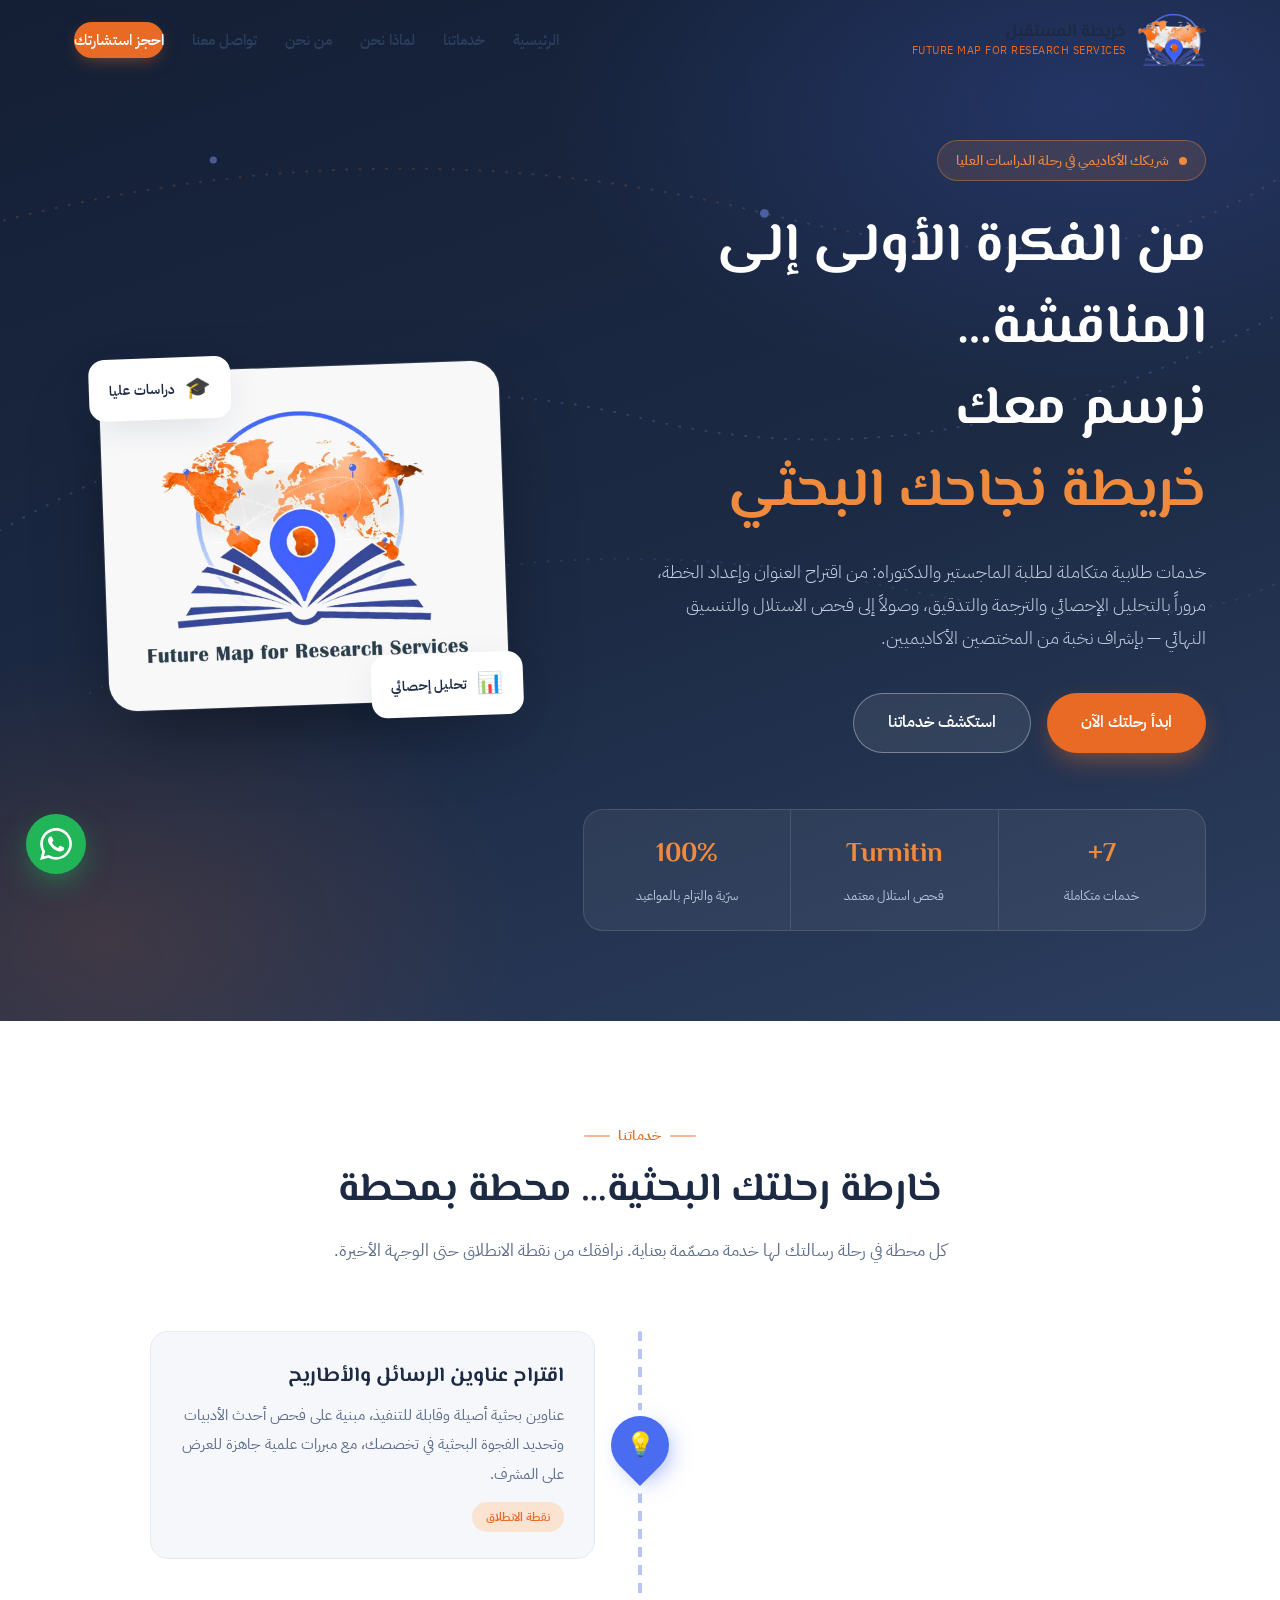
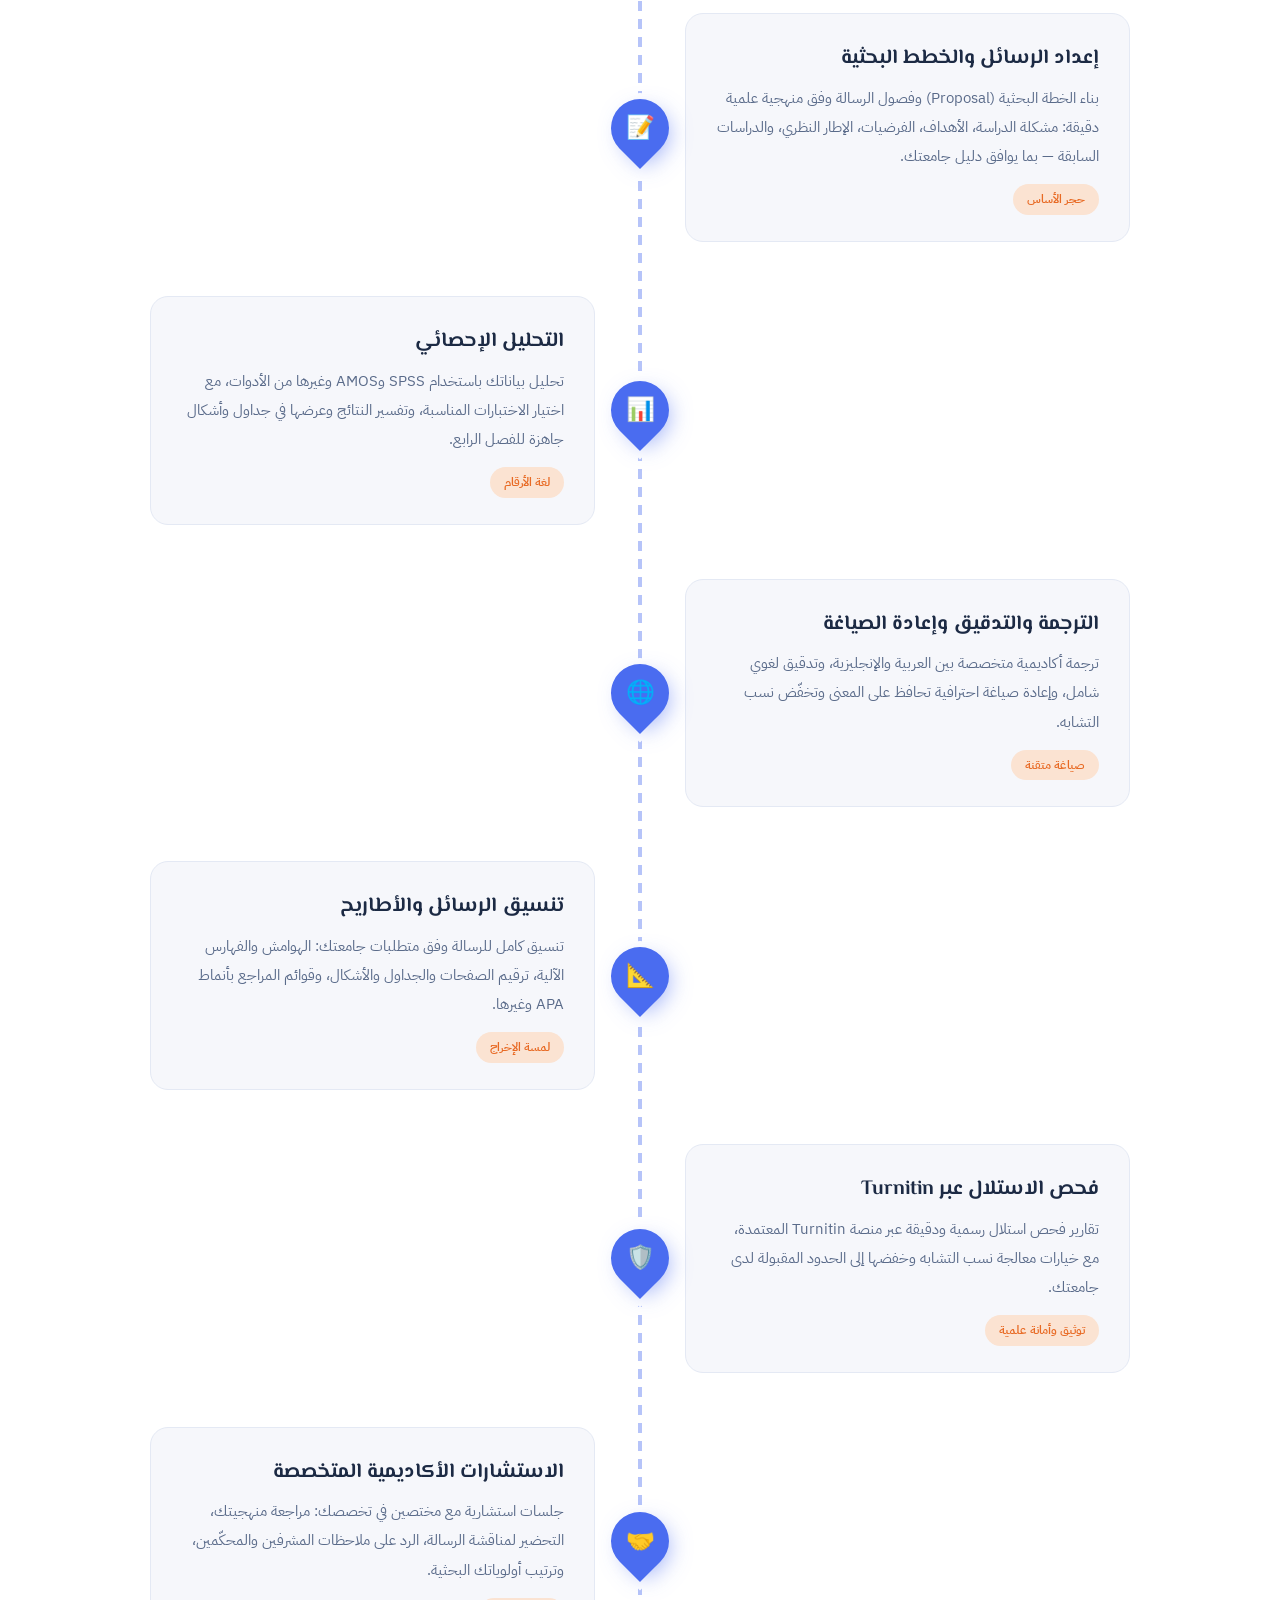
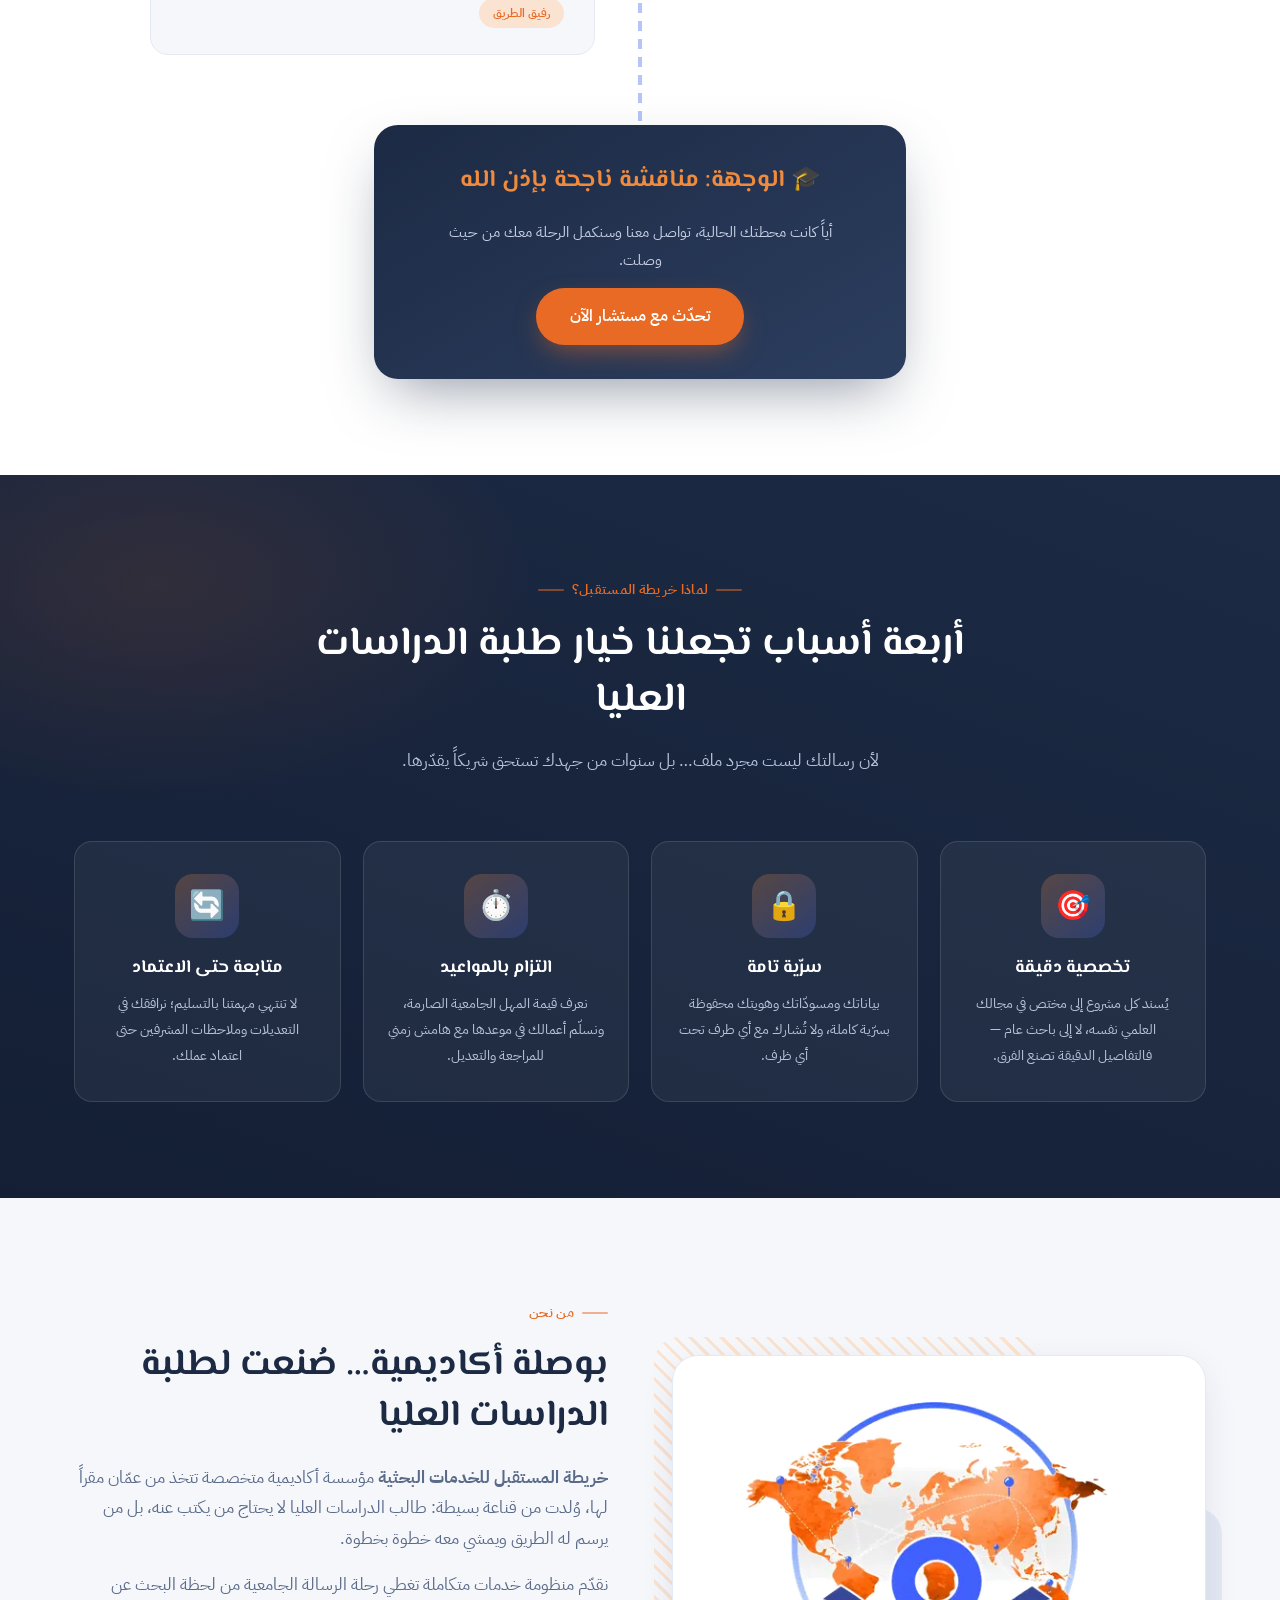
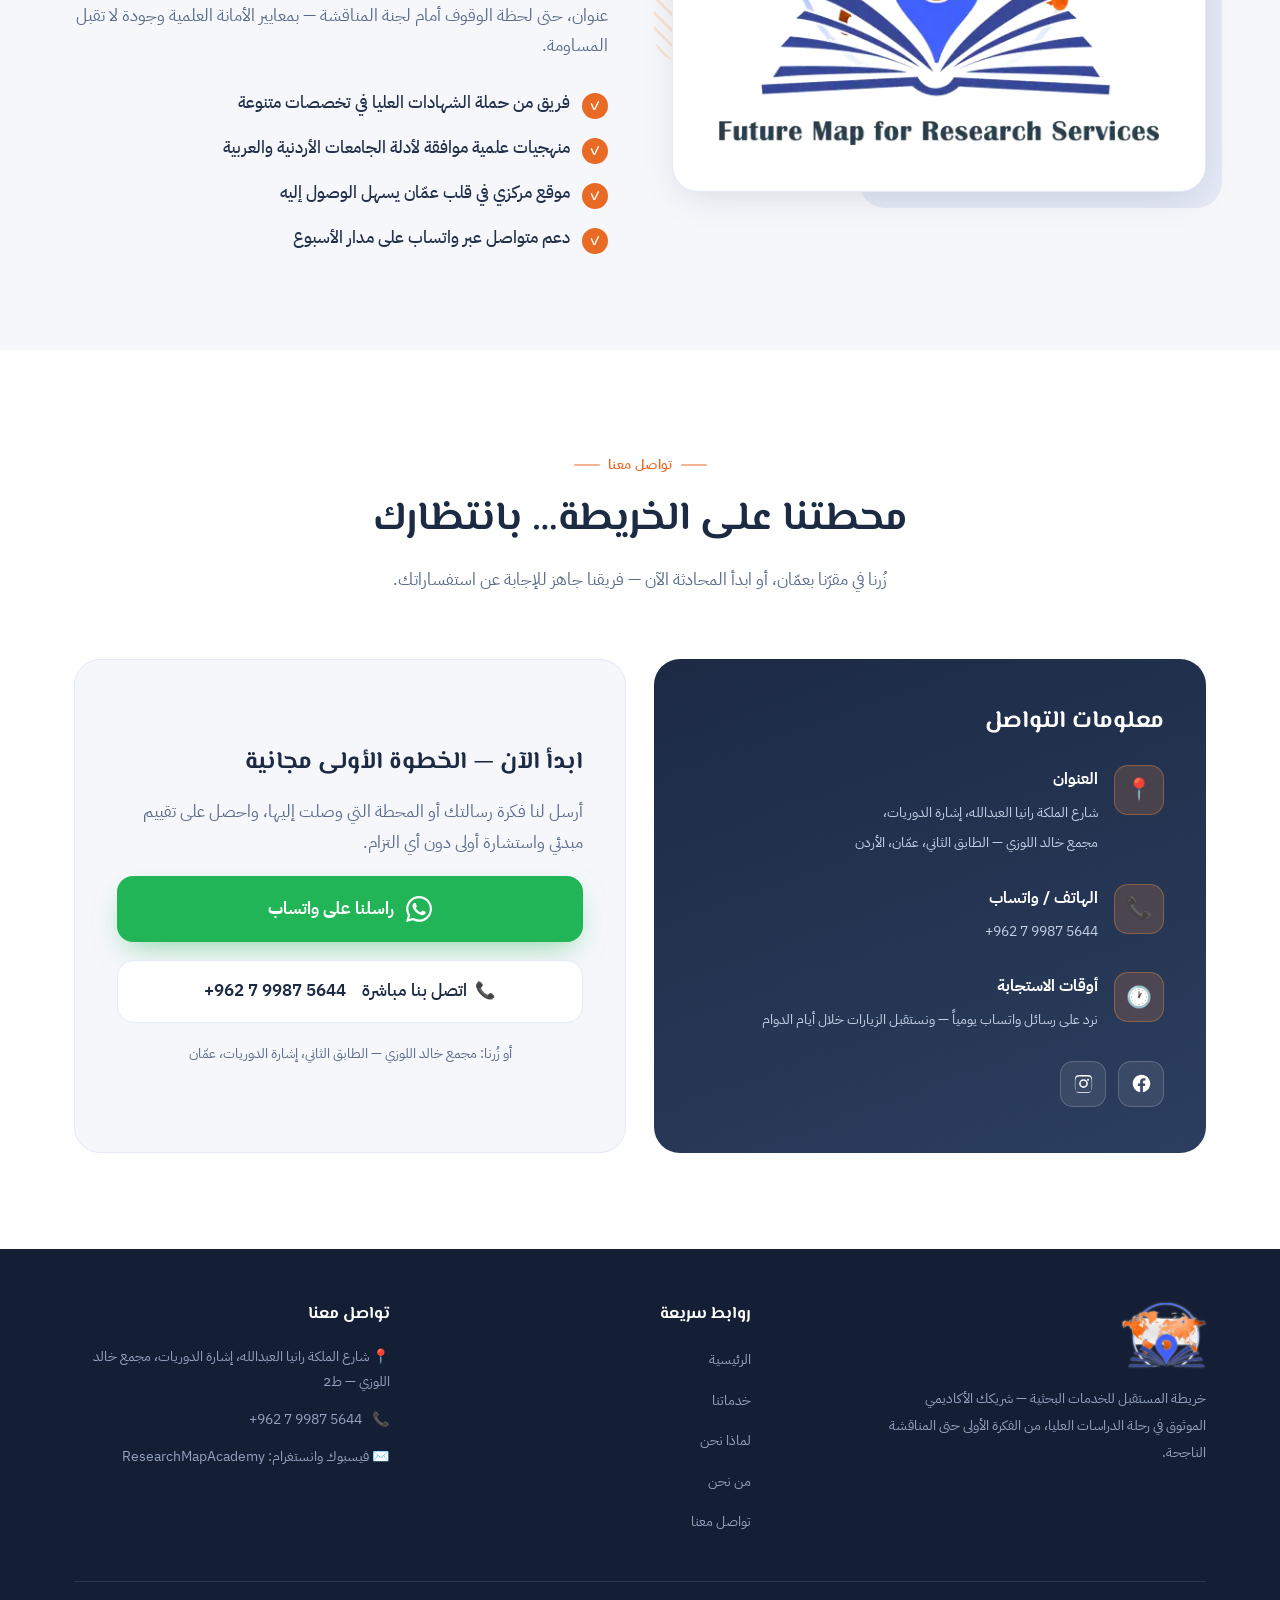
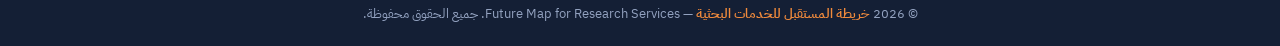
<file: index.html>
<!DOCTYPE html>
<html lang="ar" dir="rtl">
<head>
<meta charset="UTF-8">
<meta name="viewport" content="width=device-width, initial-scale=1.0">
<title>خريطة المستقبل للخدمات البحثية | Future Map for Research Services</title>
<meta name="description" content="خدمات طلابية متكاملة لطلبة الدراسات العليا: اقتراح العناوين، إعداد الرسائل والخطط البحثية، التحليل الإحصائي، الترجمة والتدقيق، تنسيق الرسائل، فحص الاستلال Turnitin، والاستشارات الأكاديمية — عمّان، الأردن.">
<link rel="icon" type="image/webp" href="[data-uri]">
<link rel="preconnect" href="https://fonts.googleapis.com">
<link rel="preconnect" href="https://fonts.gstatic.com" crossorigin>
<link href="https://fonts.googleapis.com/css2?family=El+Messiri:wght@500;600;700&family=IBM+Plex+Sans+Arabic:wght@300;400;500;600;700&display=swap" rel="stylesheet">
<style>
:root{
  --navy-950:#141F35;
  --navy-900:#1C2A44;
  --navy-800:#243454;
  --navy-700:#2C3E5F;
  --navy-100:#E4E9F4;
  --blue:#4A6CF0;
  --blue-soft:#7B94F5;
  --orange:#E86A24;
  --orange-bright:#F08A3C;
  --orange-soft:#FBE3D2;
  --paper:#F6F7FB;
  --white:#FFFFFF;
  --ink:#22304A;
  --ink-soft:#5A6B8A;
  --radius:18px;
  --shadow:0 10px 40px -12px rgba(28,42,68,.18);
  --font-display:'El Messiri',serif;
  --font-body:'IBM Plex Sans Arabic',sans-serif;
}
*{margin:0;padding:0;box-sizing:border-box}
html{scroll-behavior:smooth}
body{
  font-family:var(--font-body);
  color:var(--ink);
  background:var(--paper);
  line-height:1.85;
  overflow-x:hidden;
  font-size:16.5px;
}
img{max-width:100%;display:block}
a{color:inherit;text-decoration:none}
h1,h2,h3,h4{font-family:var(--font-display);line-height:1.4;color:var(--navy-900)}
.container{max-width:1180px;margin:0 auto;padding:0 24px}
:focus-visible{outline:3px solid var(--orange);outline-offset:3px;border-radius:6px}

/* ---------- Header ---------- */
header{
  position:fixed;inset-inline:0;top:0;z-index:100;
  transition:background .35s,box-shadow .35s,padding .35s;
  padding:14px 0;
}
header.scrolled{background:rgba(255,255,255,.94);backdrop-filter:blur(14px);box-shadow:0 2px 24px rgba(28,42,68,.1);padding:8px 0}
.nav{display:flex;align-items:center;justify-content:space-between;gap:16px}
.brand{display:flex;align-items:center;gap:12px}
.brand img{height:52px;width:auto;transition:height .35s}
header.scrolled .brand img{height:44px}
.brand-name{font-family:var(--font-display);font-weight:700;font-size:1.06rem;color:var(--navy-900);line-height:1.35}
.brand-name small{display:block;font-family:var(--font-body);font-weight:400;font-size:.68rem;color:var(--orange);letter-spacing:.5px}
.nav-links{display:flex;align-items:center;gap:28px;list-style:none}
.nav-links a{font-weight:500;font-size:.95rem;color:var(--navy-700);position:relative;padding:4px 0}
.nav-links a::after{content:"";position:absolute;bottom:-2px;right:0;width:0;height:2.5px;background:var(--orange);border-radius:2px;transition:width .3s}
.nav-links a:hover::after{width:100%}
.nav-cta{
  background:var(--orange);color:#fff!important;padding:9px 22px;border-radius:50px;
  font-weight:600;font-size:.9rem;box-shadow:0 6px 18px -6px rgba(232,106,36,.55);
  transition:transform .25s,box-shadow .25s;display:inline-flex;align-items:center;gap:8px;
}
.nav-cta:hover{transform:translateY(-2px);box-shadow:0 10px 24px -6px rgba(232,106,36,.65)}
.nav-cta::after{display:none}
.burger{display:none;background:none;border:none;cursor:pointer;padding:8px;z-index:110}
.burger span{display:block;width:26px;height:2.5px;background:var(--navy-900);margin:5.5px 0;border-radius:2px;transition:.3s}
.burger.open span:nth-child(1){transform:translateY(8px) rotate(45deg)}
.burger.open span:nth-child(2){opacity:0}
.burger.open span:nth-child(3){transform:translateY(-8px) rotate(-45deg)}

/* ---------- Hero ---------- */
.hero{
  min-height:100vh;display:flex;align-items:center;position:relative;
  background:
    radial-gradient(ellipse 900px 500px at 85% 10%, rgba(74,108,240,.22), transparent 60%),
    radial-gradient(ellipse 700px 480px at 8% 92%, rgba(232,106,36,.16), transparent 60%),
    linear-gradient(160deg,var(--navy-950) 0%,var(--navy-900) 55%,var(--navy-700) 100%);
  padding:140px 0 90px;color:#fff;overflow:hidden;
}
.hero-routes{position:absolute;inset:0;pointer-events:none;opacity:.5}
.hero-grid{display:grid;grid-template-columns:1.15fr .85fr;gap:48px;align-items:center;position:relative;z-index:2}
.hero-eyebrow{
  display:inline-flex;align-items:center;gap:10px;background:rgba(240,138,60,.14);
  border:1px solid rgba(240,138,60,.4);color:var(--orange-bright);
  padding:7px 18px;border-radius:50px;font-size:.85rem;font-weight:500;margin-bottom:26px;
}
.hero-eyebrow .dot{width:8px;height:8px;border-radius:50%;background:var(--orange-bright);animation:pulse 2s infinite}
@keyframes pulse{0%,100%{box-shadow:0 0 0 0 rgba(240,138,60,.5)}50%{box-shadow:0 0 0 8px rgba(240,138,60,0)}}
.hero h1{
  font-size:clamp(2rem,4.6vw,3.4rem);font-weight:700;color:#fff;margin-bottom:22px;line-height:1.5;
}
.hero h1 .hl{color:var(--orange-bright);position:relative;white-space:nowrap}
.hero h1 .hl svg{position:absolute;bottom:-8px;right:0;width:100%;height:12px}
.hero p.lead{font-size:1.12rem;color:#C6D0E5;max-width:560px;margin-bottom:38px;font-weight:300}
.hero-actions{display:flex;gap:16px;flex-wrap:wrap}
.btn{
  display:inline-flex;align-items:center;gap:10px;padding:14px 34px;border-radius:50px;
  font-weight:600;font-size:1rem;font-family:var(--font-body);cursor:pointer;border:none;
  transition:transform .25s,box-shadow .25s;
}
.btn-orange{background:var(--orange);color:#fff;box-shadow:0 10px 28px -8px rgba(232,106,36,.6)}
.btn-orange:hover{transform:translateY(-3px);box-shadow:0 16px 34px -8px rgba(232,106,36,.7)}
.btn-ghost{background:rgba(255,255,255,.08);color:#fff;border:1.5px solid rgba(255,255,255,.35);backdrop-filter:blur(4px)}
.btn-ghost:hover{background:rgba(255,255,255,.16);transform:translateY(-3px)}
.hero-logo-wrap{display:flex;justify-content:center;position:relative}
.hero-logo-card{
  background:rgba(255,255,255,.97);border-radius:28px;padding:44px 40px;
  box-shadow:0 30px 80px -20px rgba(0,0,0,.5),0 0 0 1px rgba(255,255,255,.1);
  transform:rotate(-2deg);transition:transform .5s;max-width:400px;
}
.hero-logo-card:hover{transform:rotate(0deg) scale(1.02)}
.hero-logo-card img{width:100%;height:auto}
.hero-badge{
  position:absolute;background:var(--white);border-radius:16px;padding:12px 20px;
  box-shadow:var(--shadow);display:flex;align-items:center;gap:10px;font-size:.85rem;font-weight:600;color:var(--navy-900);
}
.hero-badge .ico{font-size:1.3rem}
.badge-1{top:-14px;left:-10px;animation:float 5s ease-in-out infinite}
.badge-2{bottom:-16px;right:-14px;animation:float 5s ease-in-out 1.4s infinite}
@keyframes float{0%,100%{transform:translateY(0)}50%{transform:translateY(-10px)}}
.hero-stats{
  display:flex;gap:0;margin-top:56px;background:rgba(255,255,255,.06);
  border:1px solid rgba(255,255,255,.12);border-radius:20px;overflow:hidden;max-width:640px;
}
.hstat{flex:1;text-align:center;padding:20px 12px;border-inline-start:1px solid rgba(255,255,255,.12)}
.hstat:first-child{border-inline-start:none}
.hstat b{display:block;font-family:var(--font-display);font-size:1.7rem;color:var(--orange-bright)}
.hstat span{font-size:.8rem;color:#B7C3DB}

/* ---------- Section shells ---------- */
section{padding:96px 0}
.sec-head{max-width:720px;margin:0 auto 64px;text-align:center}
.sec-eyebrow{
  display:inline-flex;align-items:center;gap:8px;color:var(--orange);font-weight:600;font-size:.88rem;
  margin-bottom:14px;letter-spacing:.3px;
}
.sec-eyebrow::before,.sec-eyebrow::after{content:"";width:26px;height:2px;background:var(--orange);border-radius:2px;opacity:.5}
.sec-head h2{font-size:clamp(1.7rem,3.4vw,2.5rem);font-weight:700;margin-bottom:16px}
.sec-head p{color:var(--ink-soft);font-size:1.05rem}

/* ---------- Journey (services) ---------- */
#services{background:var(--white);position:relative}
.journey{position:relative;max-width:980px;margin:0 auto}
.journey-path{position:absolute;top:0;right:50%;transform:translateX(50%);height:100%;width:4px;pointer-events:none}
.journey-path .line{
  position:absolute;inset:0;
  background-image:linear-gradient(to bottom,var(--blue-soft) 55%,transparent 45%);
  background-size:4px 18px;border-radius:4px;opacity:.55;
}
.stop{
  display:grid;grid-template-columns:1fr 90px 1fr;align-items:center;gap:0;
  margin-bottom:54px;position:relative;
}
.stop:last-child{margin-bottom:0}
.stop-card{
  background:var(--paper);border-radius:var(--radius);padding:30px 30px 26px;
  border:1px solid var(--navy-100);position:relative;transition:transform .35s,box-shadow .35s,border-color .35s;
}
.stop-card:hover{transform:translateY(-6px);box-shadow:var(--shadow);border-color:transparent}
.stop-card h3{font-size:1.28rem;font-weight:700;margin-bottom:10px;display:flex;align-items:center;gap:10px}
.stop-card p{color:var(--ink-soft);font-size:.96rem;line-height:1.9}
.stop-card .tag{
  display:inline-block;margin-top:14px;background:var(--orange-soft);color:var(--orange);
  font-size:.76rem;font-weight:600;padding:4px 14px;border-radius:50px;
}
.stop:nth-child(odd) .stop-card{grid-column:1}
.stop:nth-child(even) .stop-card{grid-column:3}
.stop-pin{
  grid-column:2;grid-row:1;justify-self:center;position:relative;z-index:3;
  width:58px;height:58px;border-radius:50% 50% 50% 0;transform:rotate(-45deg);
  background:var(--blue);display:flex;align-items:center;justify-content:center;
  box-shadow:0 8px 22px -6px rgba(74,108,240,.55),0 0 0 6px var(--white);
  transition:background .35s,transform .35s;
}
.stop:hover .stop-pin{background:var(--orange);transform:rotate(-45deg) scale(1.12)}
.stop-pin span{transform:rotate(45deg);font-size:1.45rem;line-height:1}
.stop .num{
  grid-column:2;grid-row:1;justify-self:center;align-self:start;margin-top:-30px;
  font-family:var(--font-display);font-weight:700;color:var(--navy-100);font-size:1rem;
  background:var(--white);padding:0 8px;position:relative;z-index:2;
}
.journey-end{
  text-align:center;margin-top:70px;position:relative;z-index:2;
}
.journey-end .flag{
  display:inline-flex;flex-direction:column;align-items:center;gap:14px;
  background:linear-gradient(150deg,var(--navy-900),var(--navy-700));color:#fff;
  border-radius:24px;padding:34px 56px;box-shadow:0 24px 60px -18px rgba(28,42,68,.5);
}
.journey-end .flag b{font-family:var(--font-display);font-size:1.5rem;color:var(--orange-bright)}
.journey-end .flag span{color:#C6D0E5;font-size:.95rem;max-width:420px}

/* ---------- Why us ---------- */
#why{background:
  radial-gradient(ellipse 700px 400px at 12% 15%, rgba(232,106,36,.12), transparent 55%),
  linear-gradient(200deg,var(--navy-900),var(--navy-950));
  color:#fff;
}
#why .sec-head h2{color:#fff}
#why .sec-head p{color:#B7C3DB}
.why-grid{display:grid;grid-template-columns:repeat(4,1fr);gap:22px}
.why-card{
  background:rgba(255,255,255,.05);border:1px solid rgba(255,255,255,.12);
  border-radius:var(--radius);padding:32px 24px;text-align:center;
  transition:transform .35s,background .35s,border-color .35s;
}
.why-card:hover{transform:translateY(-8px);background:rgba(255,255,255,.09);border-color:rgba(240,138,60,.5)}
.why-card .ico{
  width:64px;height:64px;margin:0 auto 18px;border-radius:18px;display:flex;align-items:center;justify-content:center;
  font-size:1.8rem;background:linear-gradient(140deg,rgba(240,138,60,.25),rgba(74,108,240,.25));
}
.why-card h3{color:#fff;font-size:1.12rem;margin-bottom:10px}
.why-card p{color:#B7C3DB;font-size:.88rem;line-height:1.85}

/* ---------- About ---------- */
#about{background:var(--paper)}
.about-grid{display:grid;grid-template-columns:1fr 1fr;gap:64px;align-items:center}
.about-media{position:relative}
.about-media .frame{
  background:var(--white);border-radius:26px;padding:46px;box-shadow:var(--shadow);
  border:1px solid var(--navy-100);position:relative;z-index:2;
}
.about-media .frame img{width:100%}
.about-media::before{
  content:"";position:absolute;inset:-18px 30% 30% -18px;border-radius:26px;
  background:repeating-linear-gradient(45deg,var(--orange-soft),var(--orange-soft) 3px,transparent 3px,transparent 11px);
  z-index:1;
}
.about-media::after{
  content:"";position:absolute;inset:35% -16px -16px 35%;border-radius:26px;
  background:var(--navy-100);z-index:0;
}
.about-txt .sec-eyebrow{justify-content:flex-start}
.about-txt .sec-eyebrow::after{display:none}
.about-txt h2{font-size:clamp(1.6rem,3vw,2.3rem);margin-bottom:20px}
.about-txt p{color:var(--ink-soft);margin-bottom:16px}
.about-points{list-style:none;margin-top:26px;display:grid;gap:14px}
.about-points li{display:flex;align-items:flex-start;gap:12px;font-weight:500}
.about-points .chk{
  flex-shrink:0;width:26px;height:26px;border-radius:50%;background:var(--orange);color:#fff;
  display:flex;align-items:center;justify-content:center;font-size:.8rem;margin-top:5px;
}

/* ---------- Contact ---------- */
#contact{background:var(--white)}
.contact-grid{display:grid;grid-template-columns:1fr 1fr;gap:28px;align-items:stretch}
.contact-card{
  background:linear-gradient(160deg,var(--navy-900),var(--navy-700));border-radius:26px;
  padding:46px 42px;color:#fff;display:flex;flex-direction:column;gap:26px;
}
.contact-card h3{color:#fff;font-size:1.5rem}
.c-item{display:flex;gap:16px;align-items:flex-start}
.c-item .ico{
  flex-shrink:0;width:50px;height:50px;border-radius:14px;background:rgba(240,138,60,.18);
  border:1px solid rgba(240,138,60,.4);display:flex;align-items:center;justify-content:center;font-size:1.3rem;
}
.c-item b{display:block;font-size:.98rem;margin-bottom:3px}
.c-item span,.c-item a{color:#C6D0E5;font-size:.9rem;line-height:1.8}
.c-item a:hover{color:var(--orange-bright)}
.c-item a[dir=ltr]{display:inline-block}
.socials{display:flex;gap:12px;margin-top:auto}
.socials a{
  width:46px;height:46px;border-radius:13px;background:rgba(255,255,255,.08);
  border:1px solid rgba(255,255,255,.18);display:flex;align-items:center;justify-content:center;
  transition:background .3s,transform .3s;
}
.socials a:hover{background:var(--orange);transform:translateY(-4px)}
.socials svg{width:21px;height:21px;fill:#fff}
.contact-action{
  background:var(--paper);border:1px solid var(--navy-100);border-radius:26px;padding:46px 42px;
  display:flex;flex-direction:column;justify-content:center;gap:18px;
}
.contact-action h3{font-size:1.5rem}
.contact-action p{color:var(--ink-soft)}
.wa-big{
  display:flex;align-items:center;justify-content:center;gap:12px;background:#22B558;color:#fff;
  padding:17px;border-radius:16px;font-weight:700;font-size:1.08rem;
  box-shadow:0 12px 30px -10px rgba(34,181,88,.55);transition:transform .25s,box-shadow .25s;
}
.wa-big:hover{transform:translateY(-3px);box-shadow:0 18px 38px -10px rgba(34,181,88,.6)}
.wa-big svg{width:26px;height:26px;fill:#fff}
.call-big{
  display:flex;align-items:center;justify-content:center;gap:12px;background:var(--white);color:var(--navy-900);
  border:1.5px solid var(--navy-100);padding:15px;border-radius:16px;font-weight:600;transition:border-color .3s,transform .25s;
}
.call-big:hover{border-color:var(--orange);transform:translateY(-3px)}
.hours{font-size:.85rem;color:var(--ink-soft);text-align:center}

/* ---------- Footer ---------- */
footer{background:var(--navy-950);color:#93A2C0;padding:54px 0 0}
.foot-grid{display:grid;grid-template-columns:1.3fr 1fr 1fr;gap:44px;padding-bottom:44px}
.foot-brand img{height:64px;margin-bottom:18px;filter:drop-shadow(0 0 1px rgba(255,255,255,.4))}
.foot-brand p{font-size:.9rem;line-height:1.9;max-width:320px}
footer h4{color:#fff;font-size:1.05rem;margin-bottom:18px}
.foot-links{list-style:none;display:grid;gap:10px}
.foot-links a{font-size:.9rem;transition:color .3s}
.foot-links a:hover{color:var(--orange-bright)}
.foot-contact li{display:flex;gap:10px;font-size:.88rem;margin-bottom:12px;list-style:none;line-height:1.8}
.copy{border-top:1px solid rgba(255,255,255,.1);padding:20px 0;text-align:center;font-size:.82rem}
.copy b{color:var(--orange-bright);font-weight:600}

/* ---------- WhatsApp float ---------- */
.wa-float{
  position:fixed;bottom:26px;left:26px;z-index:90;width:60px;height:60px;border-radius:50%;
  background:#22B558;display:flex;align-items:center;justify-content:center;
  box-shadow:0 10px 30px -6px rgba(34,181,88,.6);transition:transform .3s;
}
.wa-float:hover{transform:scale(1.12)}
.wa-float svg{width:32px;height:32px;fill:#fff}

/* ---------- Reveal ---------- */
.reveal{opacity:0;transform:translateY(34px);transition:opacity .8s cubic-bezier(.2,.7,.3,1),transform .8s cubic-bezier(.2,.7,.3,1)}
.reveal.in{opacity:1;transform:none}
.reveal.d1{transition-delay:.12s}.reveal.d2{transition-delay:.24s}.reveal.d3{transition-delay:.36s}

@media (prefers-reduced-motion:reduce){
  *,*::before,*::after{animation:none!important;transition:none!important}
  .reveal{opacity:1;transform:none}
  html{scroll-behavior:auto}
}

/* ---------- Responsive ---------- */
@media (max-width:1020px){
  .why-grid{grid-template-columns:repeat(2,1fr)}
  .hero-grid{grid-template-columns:1fr;text-align:center}
  .hero p.lead{margin-inline:auto}
  .hero-actions{justify-content:center}
  .hero-stats{margin-inline:auto}
  .hero-logo-wrap{order:-1}
  .hero-logo-card{max-width:300px;padding:28px}
  .about-grid{grid-template-columns:1fr}
}
@media (max-width:860px){
  .nav-links{
    position:fixed;inset:0;background:rgba(20,31,53,.98);backdrop-filter:blur(10px);
    flex-direction:column;justify-content:center;gap:34px;
    transform:translateX(100%);transition:transform .4s cubic-bezier(.4,0,.2,1);
  }
  .nav-links.open{transform:none}
  .nav-links a{color:#fff;font-size:1.25rem}
  .burger{display:block}
  header.menu-open .burger span{background:#fff}
  .stop{grid-template-columns:64px 1fr;gap:18px}
  .stop-pin{grid-column:1;width:50px;height:50px}
  .stop .num{display:none}
  .stop:nth-child(odd) .stop-card,.stop:nth-child(even) .stop-card{grid-column:2}
  .journey-path{right:32px;transform:none}
  .contact-grid{grid-template-columns:1fr}
  .foot-grid{grid-template-columns:1fr;gap:34px}
  section{padding:72px 0}
}
@media (max-width:520px){
  .hero-stats{flex-direction:column}
  .hstat{border-inline-start:none;border-top:1px solid rgba(255,255,255,.12)}
  .hstat:first-child{border-top:none}
  .why-grid{grid-template-columns:1fr}
  .hero-badge{display:none}
  .journey-end .flag{padding:28px 26px}
}
</style>
</head>
<body>

<header id="header">
  <div class="container nav">
    <a href="#top" class="brand">
      <img src="[data-uri]" alt="شعار خريطة المستقبل">
      <span class="brand-name">خريطة المستقبل<small>FUTURE MAP FOR RESEARCH SERVICES</small></span>
    </a>
    <ul class="nav-links" id="navLinks">
      <li><a href="#top">الرئيسية</a></li>
      <li><a href="#services">خدماتنا</a></li>
      <li><a href="#why">لماذا نحن</a></li>
      <li><a href="#about">من نحن</a></li>
      <li><a href="#contact">تواصل معنا</a></li>
      <li><a class="nav-cta" href="https://wa.me/962799875644" target="_blank" rel="noopener">احجز استشارتك</a></li>
    </ul>
    <button class="burger" id="burger" aria-label="القائمة"><span></span><span></span><span></span></button>
  </div>
</header>

<section class="hero" id="top">
  <svg class="hero-routes" viewBox="0 0 1440 800" preserveAspectRatio="xMidYMid slice" aria-hidden="true">
    <path d="M-40 620 Q 360 380 720 470 T 1500 320" fill="none" stroke="#7B94F5" stroke-width="2" stroke-dasharray="3 12" opacity=".5"/>
    <path d="M-40 260 Q 420 130 860 240 T 1500 150" fill="none" stroke="#F08A3C" stroke-width="2" stroke-dasharray="3 12" opacity=".4"/>
    <path d="M100 780 Q 520 560 1000 660 T 1520 540" fill="none" stroke="#7B94F5" stroke-width="2" stroke-dasharray="3 12" opacity=".3"/>
    <circle cx="360" cy="480" r="5" fill="#F08A3C"/>
    <circle cx="860" cy="240" r="5" fill="#7B94F5"/>
    <circle cx="1180" cy="380" r="4" fill="#F08A3C"/>
    <circle cx="240" cy="180" r="4" fill="#7B94F5"/>
  </svg>
  <div class="container">
    <div class="hero-grid">
      <div>
        <span class="hero-eyebrow reveal"><span class="dot"></span> شريكك الأكاديمي في رحلة الدراسات العليا</span>
        <h1 class="reveal d1">من الفكرة الأولى إلى المناقشة…<br>نرسم معك <span class="hl">خريطة نجاحك البحثي</span></h1>
        <p class="lead reveal d2">خدمات طلابية متكاملة لطلبة الماجستير والدكتوراه: من اقتراح العنوان وإعداد الخطة، مروراً بالتحليل الإحصائي والترجمة والتدقيق، وصولاً إلى فحص الاستلال والتنسيق النهائي — بإشراف نخبة من المختصين الأكاديميين.</p>
        <div class="hero-actions reveal d3">
          <a class="btn btn-orange" href="https://wa.me/962799875644" target="_blank" rel="noopener">ابدأ رحلتك الآن</a>
          <a class="btn btn-ghost" href="#services">استكشف خدماتنا</a>
        </div>
        <div class="hero-stats reveal d3">
          <div class="hstat"><b>7+</b><span>خدمات متكاملة</span></div>
          <div class="hstat"><b>Turnitin</b><span>فحص استلال معتمد</span></div>
          <div class="hstat"><b>100%</b><span>سرّية والتزام بالمواعيد</span></div>
        </div>
      </div>
      <div class="hero-logo-wrap reveal d2">
        <div class="hero-logo-card">
          <img src="[data-uri]" alt="شعار خريطة المستقبل للخدمات البحثية — Future Map for Research Services">
          <div class="hero-badge badge-1"><span class="ico">🎓</span> دراسات عليا</div>
          <div class="hero-badge badge-2"><span class="ico">📊</span> تحليل إحصائي</div>
        </div>
      </div>
    </div>
  </div>
</section>

<section id="services">
  <div class="container">
    <div class="sec-head reveal">
      <span class="sec-eyebrow">خدماتنا</span>
      <h2>خارطة رحلتك البحثية… محطة بمحطة</h2>
      <p>كل محطة في رحلة رسالتك لها خدمة مصمّمة بعناية. نرافقك من نقطة الانطلاق حتى الوجهة الأخيرة.</p>
    </div>
    <div class="journey">
      <div class="journey-path" aria-hidden="true"><div class="line"></div></div>

      <div class="stop reveal">
        <div class="stop-card">
          <h3>اقتراح عناوين الرسائل والأطاريح</h3>
          <p>عناوين بحثية أصيلة وقابلة للتنفيذ، مبنية على فحص أحدث الأدبيات وتحديد الفجوة البحثية في تخصصك، مع مبررات علمية جاهزة للعرض على المشرف.</p>
          <span class="tag">نقطة الانطلاق</span>
        </div>
        <div class="stop-pin"><span>💡</span></div>
      </div>

      <div class="stop reveal">
        <div class="stop-card">
          <h3>إعداد الرسائل والخطط البحثية</h3>
          <p>بناء الخطة البحثية (Proposal) وفصول الرسالة وفق منهجية علمية دقيقة: مشكلة الدراسة، الأهداف، الفرضيات، الإطار النظري، والدراسات السابقة — بما يوافق دليل جامعتك.</p>
          <span class="tag">حجر الأساس</span>
        </div>
        <div class="stop-pin"><span>📝</span></div>
      </div>

      <div class="stop reveal">
        <div class="stop-card">
          <h3>التحليل الإحصائي</h3>
          <p>تحليل بياناتك باستخدام SPSS وAMOS وغيرها من الأدوات، مع اختيار الاختبارات المناسبة، وتفسير النتائج وعرضها في جداول وأشكال جاهزة للفصل الرابع.</p>
          <span class="tag">لغة الأرقام</span>
        </div>
        <div class="stop-pin"><span>📊</span></div>
      </div>

      <div class="stop reveal">
        <div class="stop-card">
          <h3>الترجمة والتدقيق وإعادة الصياغة</h3>
          <p>ترجمة أكاديمية متخصصة بين العربية والإنجليزية، وتدقيق لغوي شامل، وإعادة صياغة احترافية تحافظ على المعنى وتخفّض نسب التشابه.</p>
          <span class="tag">صياغة متقنة</span>
        </div>
        <div class="stop-pin"><span>🌐</span></div>
      </div>

      <div class="stop reveal">
        <div class="stop-card">
          <h3>تنسيق الرسائل والأطاريح</h3>
          <p>تنسيق كامل للرسالة وفق متطلبات جامعتك: الهوامش والفهارس الآلية، ترقيم الصفحات والجداول والأشكال، وقوائم المراجع بأنماط APA وغيرها.</p>
          <span class="tag">لمسة الإخراج</span>
        </div>
        <div class="stop-pin"><span>📐</span></div>
      </div>

      <div class="stop reveal">
        <div class="stop-card">
          <h3>فحص الاستلال عبر Turnitin</h3>
          <p>تقارير فحص استلال رسمية ودقيقة عبر منصة Turnitin المعتمدة، مع خيارات معالجة نسب التشابه وخفضها إلى الحدود المقبولة لدى جامعتك.</p>
          <span class="tag">توثيق وأمانة علمية</span>
        </div>
        <div class="stop-pin"><span>🛡️</span></div>
      </div>

      <div class="stop reveal">
        <div class="stop-card">
          <h3>الاستشارات الأكاديمية المتخصصة</h3>
          <p>جلسات استشارية مع مختصين في تخصصك: مراجعة منهجيتك، التحضير لمناقشة الرسالة، الرد على ملاحظات المشرفين والمحكّمين، وترتيب أولوياتك البحثية.</p>
          <span class="tag">رفيق الطريق</span>
        </div>
        <div class="stop-pin"><span>🤝</span></div>
      </div>

      <div class="journey-end reveal">
        <div class="flag">
          <b>🎓 الوجهة: مناقشة ناجحة بإذن الله</b>
          <span>أياً كانت محطتك الحالية، تواصل معنا وسنكمل الرحلة معك من حيث وصلت.</span>
          <a class="btn btn-orange" href="https://wa.me/962799875644" target="_blank" rel="noopener">تحدّث مع مستشار الآن</a>
        </div>
      </div>
    </div>
  </div>
</section>

<section id="why">
  <div class="container">
    <div class="sec-head reveal">
      <span class="sec-eyebrow">لماذا خريطة المستقبل؟</span>
      <h2>أربعة أسباب تجعلنا خيار طلبة الدراسات العليا</h2>
      <p>لأن رسالتك ليست مجرد ملف… بل سنوات من جهدك تستحق شريكاً يقدّرها.</p>
    </div>
    <div class="why-grid">
      <div class="why-card reveal">
        <div class="ico">🎯</div>
        <h3>تخصصية دقيقة</h3>
        <p>يُسند كل مشروع إلى مختص في مجالك العلمي نفسه، لا إلى باحث عام — فالتفاصيل الدقيقة تصنع الفرق.</p>
      </div>
      <div class="why-card reveal d1">
        <div class="ico">🔒</div>
        <h3>سرّية تامة</h3>
        <p>بياناتك ومسودّاتك وهويتك محفوظة بسرّية كاملة، ولا تُشارك مع أي طرف تحت أي ظرف.</p>
      </div>
      <div class="why-card reveal d2">
        <div class="ico">⏱️</div>
        <h3>التزام بالمواعيد</h3>
        <p>نعرف قيمة المهل الجامعية الصارمة، ونسلّم أعمالك في موعدها مع هامش زمني للمراجعة والتعديل.</p>
      </div>
      <div class="why-card reveal d3">
        <div class="ico">🔄</div>
        <h3>متابعة حتى الاعتماد</h3>
        <p>لا تنتهي مهمتنا بالتسليم؛ نرافقك في التعديلات وملاحظات المشرفين حتى اعتماد عملك.</p>
      </div>
    </div>
  </div>
</section>

<section id="about">
  <div class="container">
    <div class="about-grid">
      <div class="about-media reveal">
        <div class="frame">
          <img src="[data-uri]" alt="شعار خريطة المستقبل للخدمات البحثية">
        </div>
      </div>
      <div class="about-txt reveal d1">
        <span class="sec-eyebrow">من نحن</span>
        <h2>بوصلة أكاديمية… صُنعت لطلبة الدراسات العليا</h2>
        <p><strong>خريطة المستقبل للخدمات البحثية</strong> مؤسسة أكاديمية متخصصة تتخذ من عمّان مقراً لها، وُلدت من قناعة بسيطة: طالب الدراسات العليا لا يحتاج من يكتب عنه، بل من يرسم له الطريق ويمشي معه خطوة بخطوة.</p>
        <p>نقدّم منظومة خدمات متكاملة تغطي رحلة الرسالة الجامعية من لحظة البحث عن عنوان، حتى لحظة الوقوف أمام لجنة المناقشة — بمعايير الأمانة العلمية وجودة لا تقبل المساومة.</p>
        <ul class="about-points">
          <li><span class="chk">✓</span> فريق من حملة الشهادات العليا في تخصصات متنوعة</li>
          <li><span class="chk">✓</span> منهجيات علمية موافقة لأدلة الجامعات الأردنية والعربية</li>
          <li><span class="chk">✓</span> موقع مركزي في قلب عمّان يسهل الوصول إليه</li>
          <li><span class="chk">✓</span> دعم متواصل عبر واتساب على مدار الأسبوع</li>
        </ul>
      </div>
    </div>
  </div>
</section>

<section id="contact">
  <div class="container">
    <div class="sec-head reveal">
      <span class="sec-eyebrow">تواصل معنا</span>
      <h2>محطتنا على الخريطة… بانتظارك</h2>
      <p>زُرنا في مقرّنا بعمّان، أو ابدأ المحادثة الآن — فريقنا جاهز للإجابة عن استفساراتك.</p>
    </div>
    <div class="contact-grid">
      <div class="contact-card reveal">
        <h3>معلومات التواصل</h3>
        <div class="c-item">
          <div class="ico">📍</div>
          <div><b>العنوان</b><span>شارع الملكة رانيا العبدالله، إشارة الدوريات،<br>مجمع خالد اللوزي — الطابق الثاني، عمّان، الأردن</span></div>
        </div>
        <div class="c-item">
          <div class="ico">📞</div>
          <div><b>الهاتف / واتساب</b><a href="tel:+962799875644" dir="ltr">+962 7 9987 5644</a></div>
        </div>
        <div class="c-item">
          <div class="ico">🕐</div>
          <div><b>أوقات الاستجابة</b><span>نرد على رسائل واتساب يومياً — ونستقبل الزيارات خلال أيام الدوام</span></div>
        </div>
        <div class="socials">
          <a href="https://www.facebook.com/share/1JU8bxEh32/" target="_blank" rel="noopener" aria-label="فيسبوك">
            <svg viewBox="0 0 24 24"><path d="M22 12.06C22 6.5 17.52 2 12 2S2 6.5 2 12.06c0 5.02 3.66 9.18 8.44 9.94v-7.03H7.9v-2.9h2.54V9.85c0-2.52 1.5-3.92 3.79-3.92 1.1 0 2.24.2 2.24.2v2.47h-1.26c-1.24 0-1.63.77-1.63 1.57v1.88h2.78l-.45 2.9h-2.33V22c4.78-.76 8.44-4.92 8.44-9.94Z"/></svg>
          </a>
          <a href="https://www.instagram.com/researchmapacademy?igsh=c3RmcXR2Ym5qbHNx" target="_blank" rel="noopener" aria-label="انستغرام">
            <svg viewBox="0 0 24 24"><path d="M12 2.16c3.2 0 3.58.01 4.85.07 1.17.05 1.8.25 2.23.41.56.22.96.48 1.38.9.42.42.68.82.9 1.38.16.42.36 1.06.41 2.23.06 1.27.07 1.65.07 4.85s-.01 3.58-.07 4.85c-.05 1.17-.25 1.8-.41 2.23a3.7 3.7 0 0 1-.9 1.38c-.42.42-.82.68-1.38.9-.42.16-1.06.36-2.23.41-1.27.06-1.65.07-4.85.07s-3.58-.01-4.85-.07c-1.17-.05-1.8-.25-2.23-.41a3.7 3.7 0 0 1-1.38-.9 3.7 3.7 0 0 1-.9-1.38c-.16-.42-.36-1.06-.41-2.23C2.17 15.58 2.16 15.2 2.16 12s.01-3.58.07-4.85c.05-1.17.25-1.8.41-2.23.22-.56.48-.96.9-1.38.42-.42.82-.68 1.38-.9.42-.16 1.06-.36 2.23-.41C8.42 2.17 8.8 2.16 12 2.16Zm0 1.8c-3.15 0-3.52.01-4.77.07-1.08.05-1.66.23-2.05.38-.51.2-.88.44-1.26.82-.38.38-.62.75-.82 1.26-.15.39-.33.97-.38 2.05-.06 1.25-.07 1.62-.07 4.77s.01 3.52.07 4.77c.05 1.08.23 1.66.38 2.05.2.51.44.88.82 1.26.38.38.75.62 1.26.82.39.15.97.33 2.05.38 1.25.06 1.62.07 4.77.07s3.52-.01 4.77-.07c1.08-.05 1.66-.23 2.05-.38.51-.2.88-.44 1.26-.82.38-.38.62-.75.82-1.26.15-.39.33-.97.38-2.05.06-1.25.07-1.62.07-4.77s-.01-3.52-.07-4.77c-.05-1.08-.23-1.66-.38-2.05-.2-.51-.44-.88-.82-1.26a3.4 3.4 0 0 0-1.26-.82c-.39-.15-.97-.33-2.05-.38-1.25-.06-1.62-.07-4.77-.07Zm0 3.06a5 5 0 1 1 0 10 5 5 0 0 1 0-10Zm0 1.8a3.2 3.2 0 1 0 0 6.4 3.2 3.2 0 0 0 0-6.4Zm5.2-2.14a1.17 1.17 0 1 1 0 2.34 1.17 1.17 0 0 1 0-2.34Z"/></svg>
          </a>
        </div>
      </div>
      <div class="contact-action reveal d1">
        <h3>ابدأ الآن — الخطوة الأولى مجانية</h3>
        <p>أرسل لنا فكرة رسالتك أو المحطة التي وصلت إليها، واحصل على تقييم مبدئي واستشارة أولى دون أي التزام.</p>
        <a class="wa-big" href="https://wa.me/962799875644?text=%D8%A7%D9%84%D8%B3%D9%84%D8%A7%D9%85%20%D8%B9%D9%84%D9%8A%D9%83%D9%85%D8%8C%20%D8%A3%D8%B1%D8%BA%D8%A8%20%D8%A8%D8%A7%D9%84%D8%A7%D8%B3%D8%AA%D9%81%D8%B3%D8%A7%D8%B1%20%D8%B9%D9%86%20%D8%AE%D8%AF%D9%85%D8%A7%D8%AA%D9%83%D9%85" target="_blank" rel="noopener">
          <svg viewBox="0 0 24 24"><path d="M17.47 14.38c-.3-.15-1.76-.87-2.03-.97-.27-.1-.47-.15-.67.15-.2.3-.77.97-.94 1.17-.17.2-.35.22-.65.07-.3-.15-1.25-.46-2.39-1.47-.88-.79-1.48-1.76-1.65-2.06-.17-.3-.02-.46.13-.61.14-.13.3-.35.45-.52.15-.17.2-.3.3-.5.1-.2.05-.37-.02-.52-.08-.15-.67-1.62-.92-2.22-.24-.58-.49-.5-.67-.51h-.57c-.2 0-.52.07-.8.37-.27.3-1.04 1.02-1.04 2.5 0 1.47 1.07 2.89 1.22 3.09.15.2 2.11 3.22 5.1 4.51.71.31 1.27.49 1.7.63.72.23 1.37.2 1.88.12.58-.09 1.76-.72 2-1.42.25-.7.25-1.29.18-1.42-.08-.12-.28-.2-.58-.35Zm-5.42 7.4h-.01a9.87 9.87 0 0 1-5.03-1.38l-.36-.21-3.74.98 1-3.65-.24-.37a9.86 9.86 0 0 1-1.51-5.26c0-5.45 4.44-9.88 9.9-9.88a9.83 9.83 0 0 1 6.99 2.9 9.83 9.83 0 0 1 2.9 7c0 5.45-4.44 9.88-9.9 9.88Zm8.42-18.3A11.8 11.8 0 0 0 12.05 0C5.5 0 .16 5.34.16 11.9c0 2.1.55 4.14 1.59 5.94L.06 24l6.31-1.65a11.9 11.9 0 0 0 5.68 1.44h.01c6.55 0 11.89-5.33 11.89-11.9 0-3.17-1.24-6.16-3.48-8.4Z"/></svg>
          راسلنا على واتساب
        </a>
        <a class="call-big" href="tel:+962799875644">📞 &nbsp;اتصل بنا مباشرة&nbsp; <span dir="ltr">+962 7 9987 5644</span></a>
        <p class="hours">أو زُرنا: مجمع خالد اللوزي — الطابق الثاني، إشارة الدوريات، عمّان</p>
      </div>
    </div>
  </div>
</section>

<footer>
  <div class="container">
    <div class="foot-grid">
      <div class="foot-brand">
        <img src="[data-uri]" alt="شعار خريطة المستقبل">
        <p>خريطة المستقبل للخدمات البحثية — شريكك الأكاديمي الموثوق في رحلة الدراسات العليا، من الفكرة الأولى حتى المناقشة الناجحة.</p>
      </div>
      <div>
        <h4>روابط سريعة</h4>
        <ul class="foot-links">
          <li><a href="#top">الرئيسية</a></li>
          <li><a href="#services">خدماتنا</a></li>
          <li><a href="#why">لماذا نحن</a></li>
          <li><a href="#about">من نحن</a></li>
          <li><a href="#contact">تواصل معنا</a></li>
        </ul>
      </div>
      <div>
        <h4>تواصل معنا</h4>
        <ul class="foot-contact">
          <li>📍 شارع الملكة رانيا العبدالله، إشارة الدوريات، مجمع خالد اللوزي — ط2</li>
          <li>📞 <a href="tel:+962799875644" dir="ltr">+962 7 9987 5644</a></li>
          <li>✉️ فيسبوك وانستغرام: ResearchMapAcademy</li>
        </ul>
      </div>
    </div>
    <div class="copy">© 2026 <b>خريطة المستقبل للخدمات البحثية</b> — Future Map for Research Services. جميع الحقوق محفوظة.</div>
  </div>
</footer>

<a class="wa-float" href="https://wa.me/962799875644" target="_blank" rel="noopener" aria-label="تواصل عبر واتساب">
  <svg viewBox="0 0 24 24"><path d="M17.47 14.38c-.3-.15-1.76-.87-2.03-.97-.27-.1-.47-.15-.67.15-.2.3-.77.97-.94 1.17-.17.2-.35.22-.65.07-.3-.15-1.25-.46-2.39-1.47-.88-.79-1.48-1.76-1.65-2.06-.17-.3-.02-.46.13-.61.14-.13.3-.35.45-.52.15-.17.2-.3.3-.5.1-.2.05-.37-.02-.52-.08-.15-.67-1.62-.92-2.22-.24-.58-.49-.5-.67-.51h-.57c-.2 0-.52.07-.8.37-.27.3-1.04 1.02-1.04 2.5 0 1.47 1.07 2.89 1.22 3.09.15.2 2.11 3.22 5.1 4.51.71.31 1.27.49 1.7.63.72.23 1.37.2 1.88.12.58-.09 1.76-.72 2-1.42.25-.7.25-1.29.18-1.42-.08-.12-.28-.2-.58-.35Zm-5.42 7.4h-.01a9.87 9.87 0 0 1-5.03-1.38l-.36-.21-3.74.98 1-3.65-.24-.37a9.86 9.86 0 0 1-1.51-5.26c0-5.45 4.44-9.88 9.9-9.88a9.83 9.83 0 0 1 6.99 2.9 9.83 9.83 0 0 1 2.9 7c0 5.45-4.44 9.88-9.9 9.88Zm8.42-18.3A11.8 11.8 0 0 0 12.05 0C5.5 0 .16 5.34.16 11.9c0 2.1.55 4.14 1.59 5.94L.06 24l6.31-1.65a11.9 11.9 0 0 0 5.68 1.44h.01c6.55 0 11.89-5.33 11.89-11.9 0-3.17-1.24-6.16-3.48-8.4Z"/></svg>
</a>

<script>
// Sticky header
const header=document.getElementById('header');
addEventListener('scroll',()=>{header.classList.toggle('scrolled',scrollY>40)},{passive:true});

// Mobile menu
const burger=document.getElementById('burger'),links=document.getElementById('navLinks');
burger.addEventListener('click',()=>{
  const open=links.classList.toggle('open');
  burger.classList.toggle('open',open);
  header.classList.toggle('menu-open',open);
  document.body.style.overflow=open?'hidden':'';
});
links.querySelectorAll('a').forEach(a=>a.addEventListener('click',()=>{
  links.classList.remove('open');burger.classList.remove('open');
  header.classList.remove('menu-open');document.body.style.overflow='';
}));

// Scroll reveal
const io=new IntersectionObserver(es=>es.forEach(e=>{
  if(e.isIntersecting){e.target.classList.add('in');io.unobserve(e.target)}
}),{threshold:.12,rootMargin:'0px 0px -40px 0px'});
document.querySelectorAll('.reveal').forEach(el=>io.observe(el));
</script>
</body>
</html>
</file>
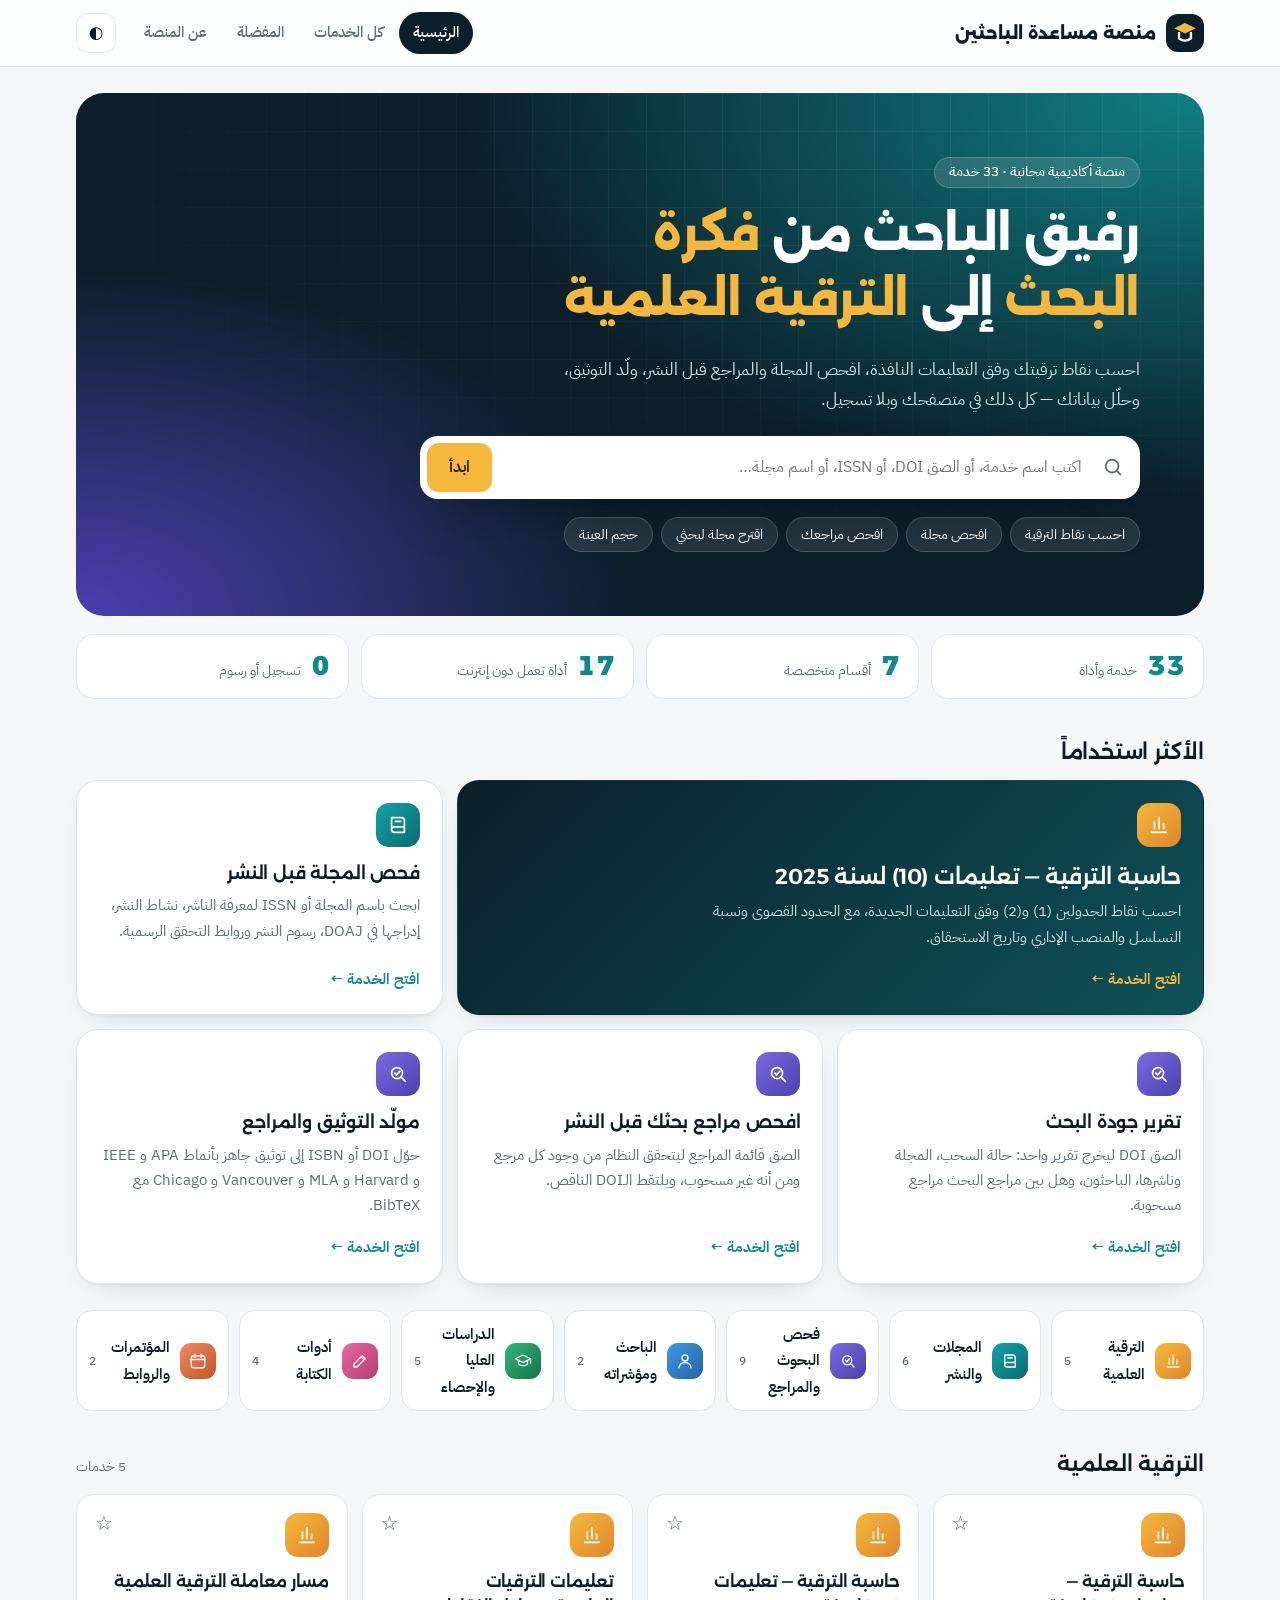
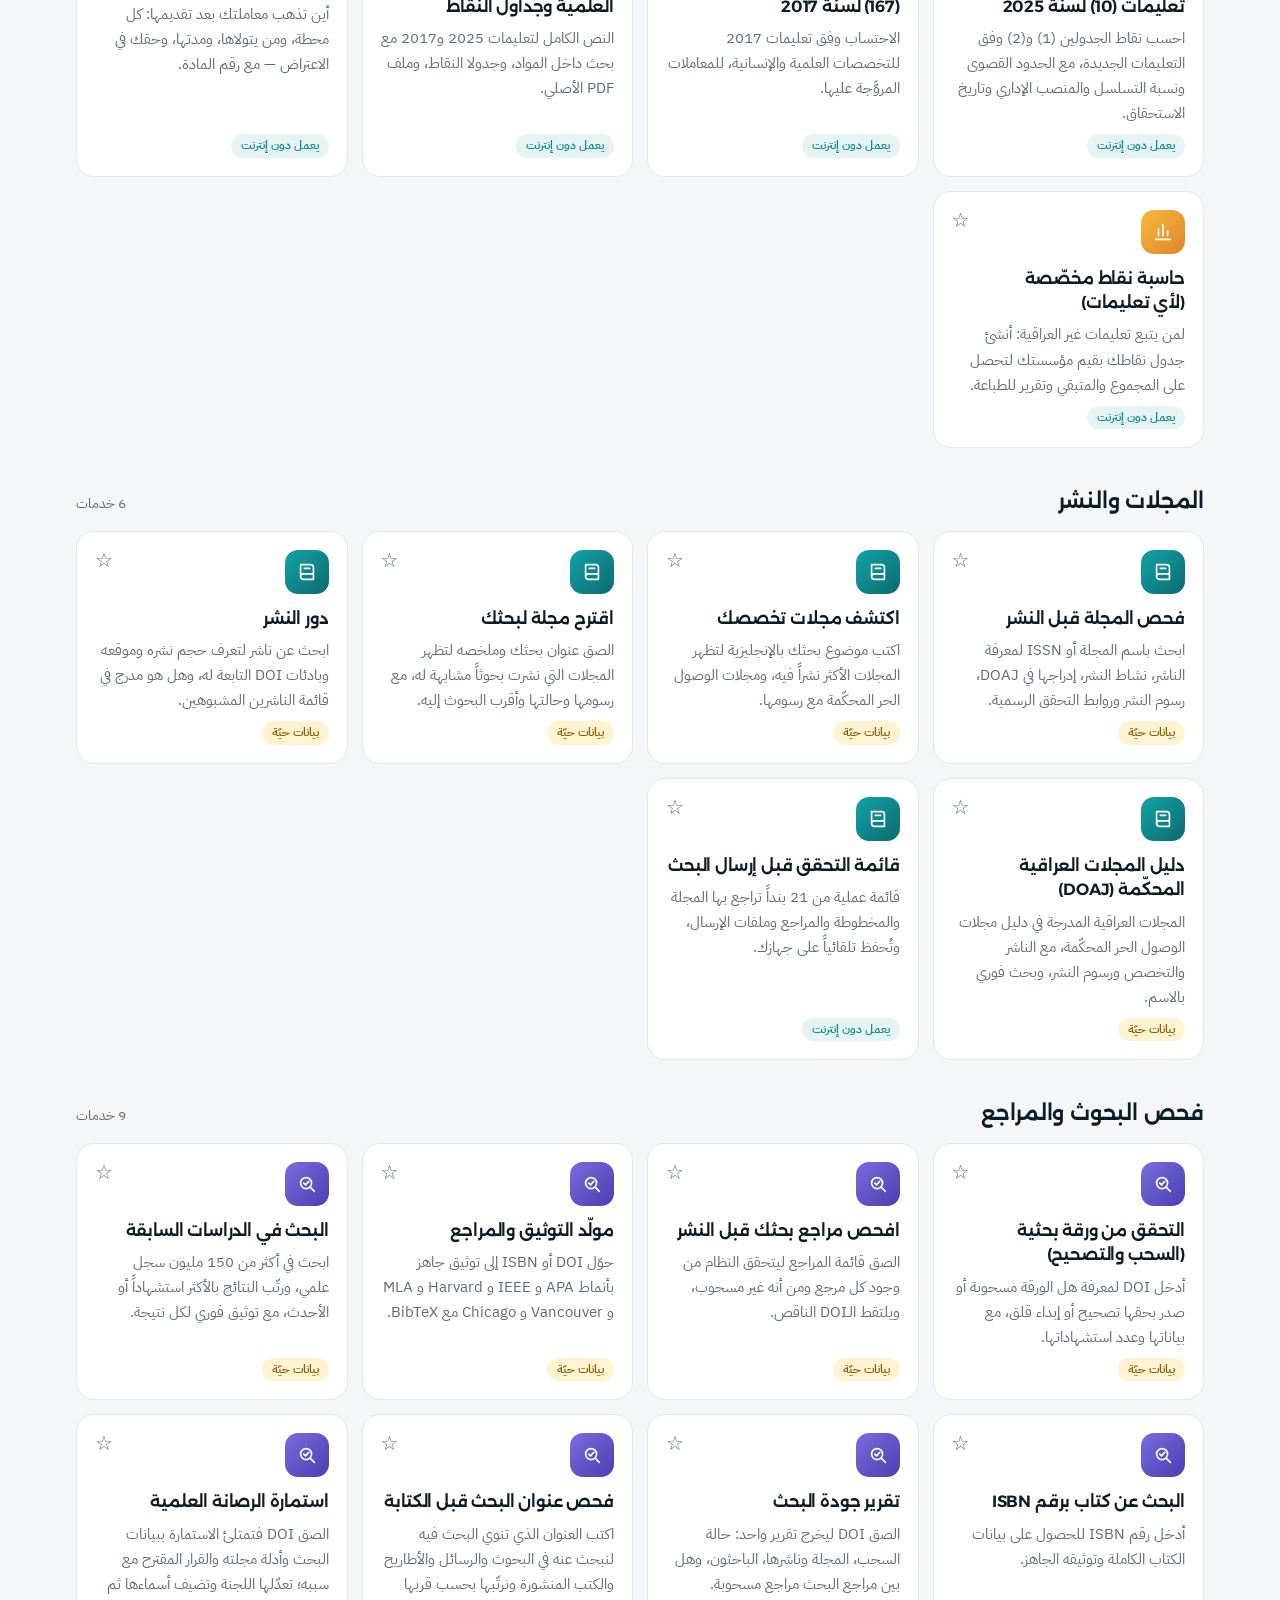
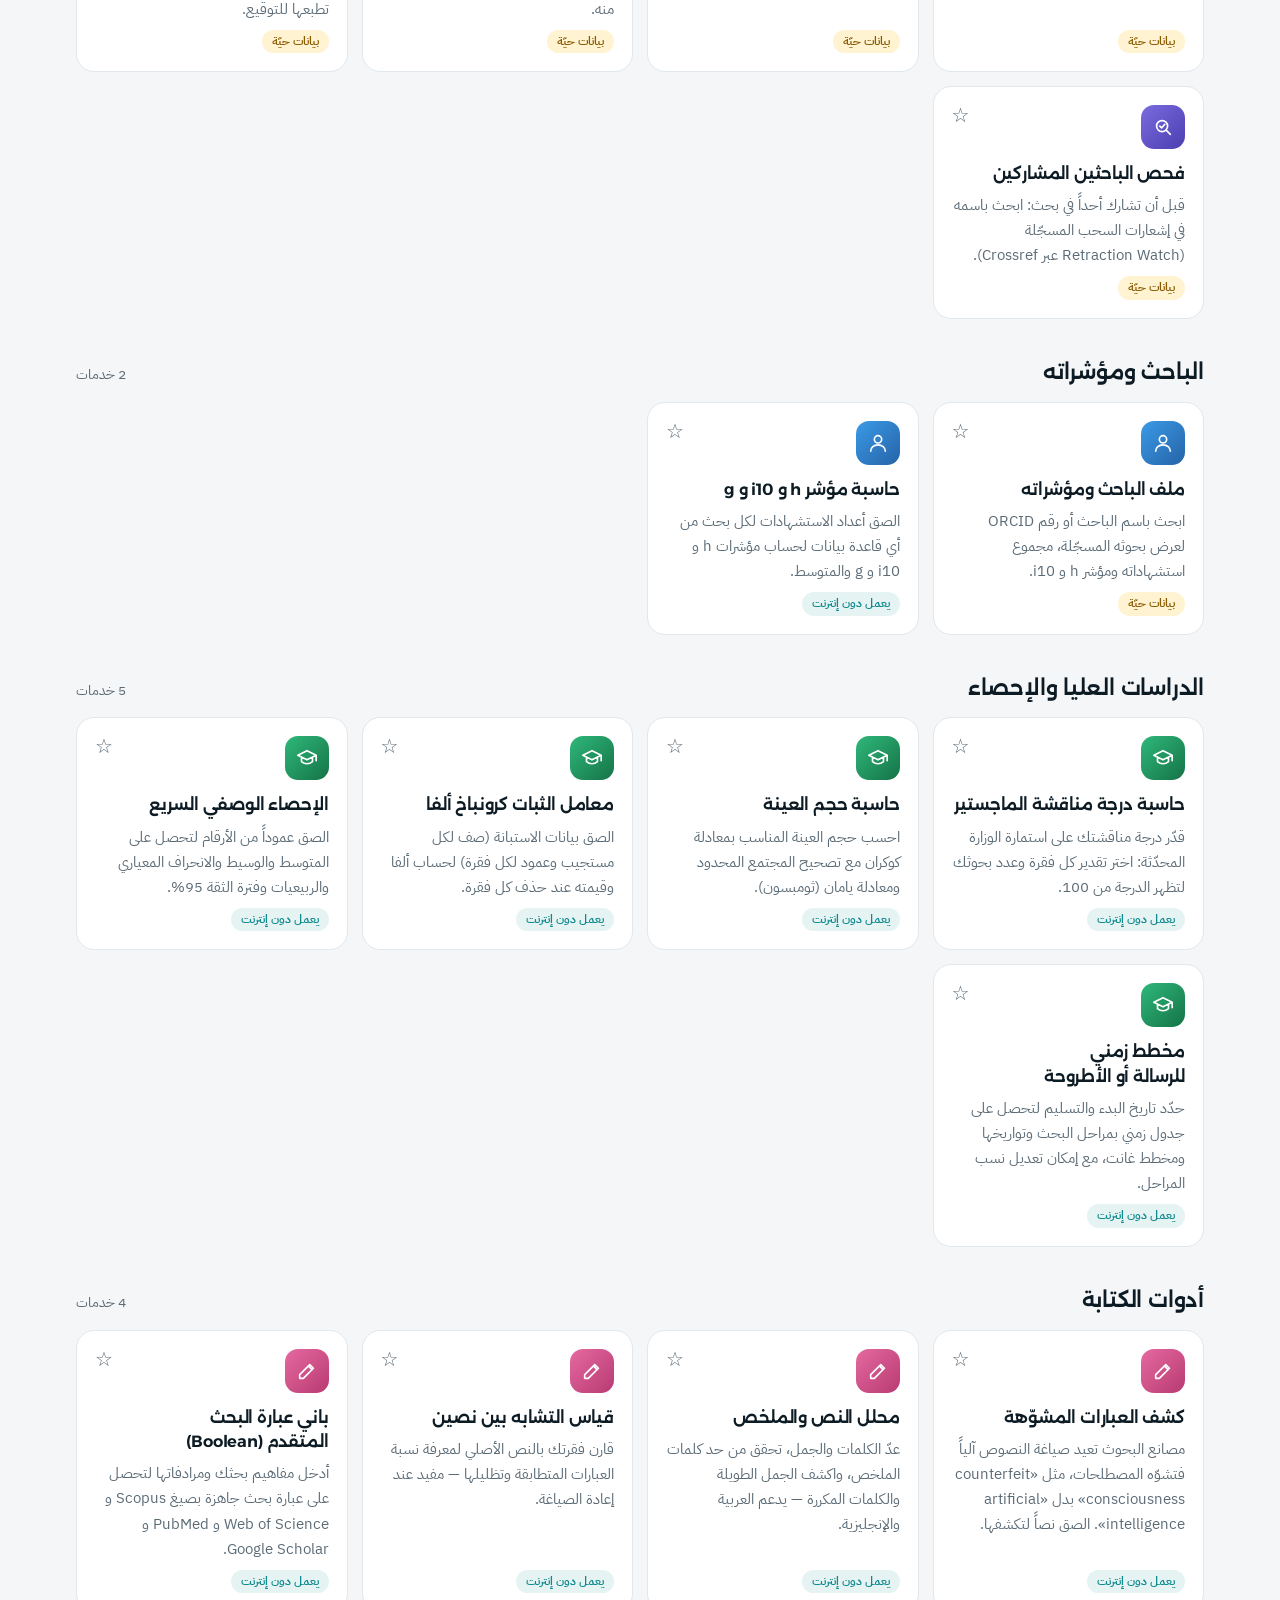
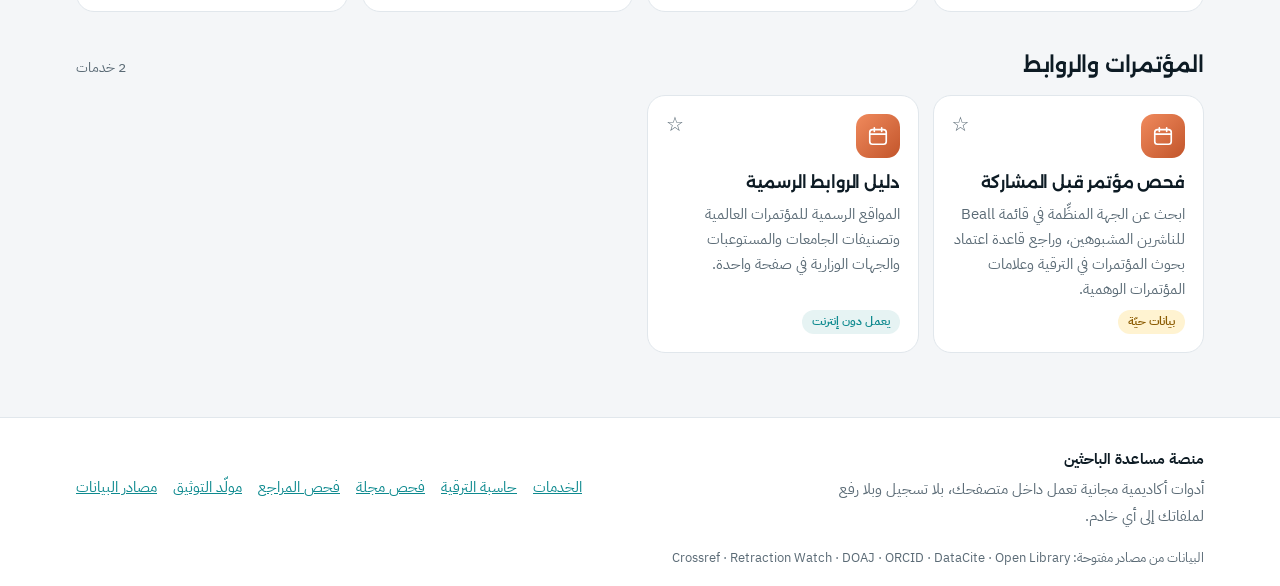
<file: researchers-platform/index.html>
<!DOCTYPE html>
<html lang="ar" dir="rtl">
<head>
<meta charset="UTF-8">
<meta name="viewport" content="width=device-width, initial-scale=1">
<title>منصة مساعدة الباحثين — أدوات أكاديمية مجانية للباحثين وطلبة الدراسات العليا</title>
<meta name="description" content="منصة مساعدة الباحثين: فحص المجلات، التحقق من البحوث المسحوبة، فحص المراجع، مولّد التوثيق، البحث في الأدبيات، ملف الباحث، حاسبات إحصائية وأدوات كتابة — مجاناً وبدون تسجيل.">
<meta name="theme-color" content="#0b1f2a">
<link rel="icon" href="data:image/svg+xml,%3Csvg xmlns='http://www.w3.org/2000/svg' viewBox='0 0 64 64'%3E%3Crect width='64' height='64' rx='14' fill='%230f4c4a'/%3E%3Cpath d='M14 24l18-9 18 9-18 9z' fill='%23f2b544'/%3E%3Cpath d='M22 32v9c6 5 14 5 20 0v-9' fill='none' stroke='%23fff' stroke-width='4' stroke-linecap='round'/%3E%3C/svg%3E">
<link rel="preconnect" href="https://fonts.googleapis.com">
<link rel="preconnect" href="https://fonts.gstatic.com" crossorigin>
<link href="https://fonts.googleapis.com/css2?family=IBM+Plex+Sans+Arabic:wght@400;500;600;700&family=Alexandria:wght@600;800&display=swap" rel="stylesheet">
<link rel="stylesheet" href="assets/style.css">
</head>
<body>
<a class="skip" href="#view">تخطَّ إلى المحتوى</a>
<header class="top">
  <div class="wrap top-in">
    <a class="brand" href="#/">
      <svg viewBox="0 0 64 64" width="38" height="38" aria-hidden="true"><rect width="64" height="64" rx="14" fill="#0b1f2a"/><path d="M14 24l18-9 18 9-18 9z" fill="var(--accent)"/><path d="M22 32v9c6 5 14 5 20 0v-9" fill="none" stroke="#fff" stroke-width="4" stroke-linecap="round"/></svg>
      <span>منصة مساعدة الباحثين</span>
    </a>
    <nav class="nav" aria-label="التنقل الرئيسي">
      <a href="#/">الرئيسية</a>
      <a href="#/tools">كل الخدمات</a>
      <a href="#/favorites">المفضلة</a>
      <a href="#/about">عن المنصة</a>
    </nav>
    <button id="theme" class="icon-btn" aria-label="تبديل الوضع الليلي" title="تبديل الوضع الليلي">◐</button>
  </div>
</header>
<main id="view" class="wrap" tabindex="-1"></main>
<footer class="foot">
  <div class="wrap foot-in">
    <div>
      <strong>منصة مساعدة الباحثين</strong>
      <p>أدوات أكاديمية مجانية تعمل داخل متصفحك، بلا تسجيل وبلا رفع لملفاتك إلى أي خادم.</p>
    </div>
    <div class="foot-links">
      <a href="#/tools">الخدمات</a><a href="#/tool/promo-2025">حاسبة الترقية</a><a href="#/tool/journal-check">فحص مجلة</a><a href="#/tool/ref-check">فحص المراجع</a><a href="#/tool/cite">مولّد التوثيق</a><a href="#/about">مصادر البيانات</a>
    </div>
  </div>
  <div class="wrap copy">البيانات من مصادر مفتوحة: Crossref · Retraction Watch · DOAJ · ORCID · DataCite · Open Library</div>
</footer>
<script src="assets/app.js"></script>
<script src="assets/tools-promotion.js"></script>
<script src="assets/tools-online.js"></script>
<script src="assets/tools-extra.js"></script>
<script src="assets/tools-local.js"></script>
<script>App.start()</script>
</body>
</html>
</file>
<file: researchers-platform/assets/style.css>
:root{--bg:#f4f6f8;--surface:#fff;--surface-2:#f8fafb;--ink:#0d1b24;--muted:#5b6b76;--line:#e1e7ec;--brand:#0b6b6f;--brand-2:#0e8a8f;--brand-ink:#0b1f2a;--accent:#f5b83d;--violet:#6d5bd0;--soft:#e6f3f3;--ok:#157347;--okbg:#e1f5ea;--bad:#b42318;--badbg:#fde8e6;--warn:#8a5a00;--warnbg:#fff3d1;--r:18px;--sh:0 1px 2px rgba(13,27,36,.05),0 10px 30px -18px rgba(13,27,36,.28);--glow:0 18px 40px -20px rgba(14,138,143,.55)}
:root[data-theme=dark]{--bg:#081118;--surface:#0f1b24;--surface-2:#13222d;--ink:#e8eff3;--muted:#93a4af;--line:#1f303c;--brand:#12969b;--brand-2:#45c3c7;--brand-ink:#06131a;--soft:#122a30;--ok:#63d39a;--okbg:#10301f;--bad:#ff8f85;--badbg:#3b1917;--warn:#f4cb6b;--warnbg:#3a2d10;--sh:0 1px 2px rgba(0,0,0,.5);--glow:0 18px 40px -20px rgba(69,195,199,.4)}
*{box-sizing:border-box}
html{scroll-behavior:smooth}
body{margin:0;background:var(--bg);color:var(--ink);font:400 16px/1.8 "IBM Plex Sans Arabic",system-ui,"Segoe UI",Tahoma,sans-serif;min-height:100vh;display:flex;flex-direction:column;-webkit-font-smoothing:antialiased}
h1,h2,h3{font-family:"Alexandria","IBM Plex Sans Arabic",sans-serif;line-height:1.4;margin:0 0 .5em;text-wrap:balance;letter-spacing:-.01em}
h1{font-size:clamp(1.6rem,4.6vw,2.9rem);font-weight:800}h2{font-size:1.25rem;font-weight:600}h3{font-size:1.02rem;font-weight:600}
p{margin:0 0 1em}a{color:var(--brand-2)}ul{padding-inline-start:1.2em;margin:.4em 0 1em}
.wrap{width:100%;max-width:1160px;margin-inline:auto;padding-inline:16px}
main{flex:1;padding-block:26px 64px;outline:0}
.skip{position:absolute;inset-inline-start:-999px}.skip:focus{inset-inline-start:8px;top:8px;background:var(--surface);padding:8px 12px;z-index:9}
.top{background:color-mix(in srgb,var(--surface) 82%,transparent);backdrop-filter:saturate(1.4) blur(14px);-webkit-backdrop-filter:saturate(1.4) blur(14px);border-bottom:1px solid var(--line);position:sticky;top:0;z-index:5}
.top-in{display:flex;align-items:center;gap:14px;min-height:66px;flex-wrap:wrap}
.brand{display:flex;align-items:center;gap:10px;font:800 1.05rem "Alexandria",sans-serif;color:var(--ink);text-decoration:none}
.brand svg{border-radius:12px;box-shadow:var(--glow)}
.nav{display:flex;gap:2px;margin-inline-start:auto;flex-wrap:wrap}
.nav a{padding:7px 14px;border-radius:999px;color:var(--muted);text-decoration:none;font-weight:500;font-size:.94rem;transition:background .15s,color .15s}
.nav a:hover{color:var(--ink)}.nav a.on{background:var(--brand-ink);color:#fff}
:root[data-theme=dark] .nav a.on{background:var(--brand);color:#04161a}
.icon-btn{border:1px solid var(--line);background:var(--surface);color:var(--ink);width:40px;height:40px;border-radius:12px;cursor:pointer;font-size:1.05rem}
/* hero */
.hero{position:relative;isolation:isolate;overflow:visible;border-radius:28px;padding:clamp(26px,6vw,64px);color:#fff;background:radial-gradient(120% 140% at 100% 0%,#0f7f84 0%,transparent 55%),radial-gradient(90% 120% at 0% 100%,#4b3fb0 0%,transparent 55%),#0b1f2a}
.hero:before{content:"";position:absolute;inset:0;border-radius:inherit;z-index:-1;background-image:linear-gradient(rgba(255,255,255,.06) 1px,transparent 1px),linear-gradient(90deg,rgba(255,255,255,.06) 1px,transparent 1px);background-size:38px 38px;mask-image:radial-gradient(80% 90% at 70% 10%,#000,transparent)}
.eyebrow{display:inline-block;background:rgba(255,255,255,.12);border:1px solid rgba(255,255,255,.18);border-radius:999px;padding:2px 14px;font-size:.86rem;font-weight:500;margin-bottom:14px}
.hero h1{max-width:20ch}.hero h1 em{font-style:normal;color:var(--accent)}
.hero p.lead{max-width:58ch;color:#cfe3e6;font-size:1.06rem}
.cmd{position:relative;display:flex;align-items:center;gap:8px;max-width:720px;margin-top:20px;background:#fff;border-radius:18px;padding:7px;padding-inline-start:16px;box-shadow:0 24px 50px -22px rgba(0,0,0,.6);color:#5b6b76}
.cmd input{flex:1;min-width:0;border:0!important;background:transparent!important;color:#0d1b24!important;padding:8px 4px;min-height:46px;font-size:1rem}
.cmd input:focus{outline:0}.cmd:focus-within{outline:3px solid var(--accent);outline-offset:2px}
.sugg{position:absolute;top:calc(100% + 8px);inset-inline:0;background:var(--surface);border:1px solid var(--line);border-radius:16px;box-shadow:var(--sh);padding:6px;z-index:4}
.sugg a{display:flex;align-items:center;gap:10px;padding:8px 10px;border-radius:10px;color:var(--ink);text-decoration:none;font-weight:500}
.sugg a:hover,.sugg a:first-child{background:var(--soft)}.sugg .ic{width:32px;height:32px;border-radius:9px}
.chips{display:flex;gap:8px;flex-wrap:wrap;margin-top:18px}
.chip{background:rgba(255,255,255,.1);border:1px solid rgba(255,255,255,.16);color:#fff;border-radius:999px;padding:4px 14px;font-size:.88rem;text-decoration:none;transition:background .15s}
a.chip:hover{background:rgba(255,255,255,.22)}
.stats{display:grid;grid-template-columns:repeat(auto-fit,minmax(150px,1fr));gap:12px;margin:18px 0 6px}
.stat{background:var(--surface);border:1px solid var(--line);border-radius:var(--r);padding:14px 18px;display:flex;align-items:baseline;gap:10px}
.stat b{font:800 1.7rem "Alexandria",sans-serif;color:var(--brand-2);font-variant-numeric:tabular-nums}
.stat span{color:var(--muted);font-size:.9rem}
/* icons */
.ic{display:inline-grid;place-items:center;width:44px;height:44px;border-radius:13px;flex:none;color:#fff;background:linear-gradient(135deg,var(--c1,#0e8a8f),var(--c2,#0b6b6f))}
.ic svg{width:22px;height:22px}
.ic-promotion{--c1:#f5b83d;--c2:#e0862a}.ic-journals{--c1:#12a3a8;--c2:#0b6b6f}.ic-papers{--c1:#7b6be0;--c2:#4b3fb0}.ic-researcher{--c1:#3b9ae6;--c2:#2563a8}.ic-grad{--c1:#2fb87a;--c2:#157347}.ic-writing{--c1:#e56aa0;--c2:#b83a72}.ic-conf{--c1:#f08a5d;--c2:#c2552b}
/* bento */
.sec-head{display:flex;align-items:baseline;justify-content:space-between;gap:12px;margin:38px 0 14px;flex-wrap:wrap;scroll-margin-top:90px}
.sec-head h2{margin:0;font-size:1.3rem}.count{color:var(--muted);font-size:.9rem}
.bento{display:grid;grid-template-columns:repeat(6,1fr);gap:14px}
.feat{grid-column:span 2;background:var(--surface);border:1px solid var(--line);border-radius:22px;padding:22px;text-decoration:none;color:inherit;display:flex;flex-direction:column;gap:8px;box-shadow:var(--sh);transition:transform .18s,box-shadow .18s,border-color .18s}
.feat:hover{transform:translateY(-3px);border-color:var(--brand-2);box-shadow:var(--glow)}
.feat h3{margin:6px 0 0;font-size:1.08rem}.feat p{margin:0;color:var(--muted);font-size:.93rem;line-height:1.7}
.feat .go{margin-top:auto;padding-top:8px;font-weight:600;color:var(--brand-2);font-size:.92rem}
.feat.f0{grid-column:span 4;background:linear-gradient(135deg,#0b1f2a,#0d5257);color:#fff;border-color:transparent}
.feat.f0 h3{font-size:1.35rem}.feat.f0 p{color:#cfe3e6;max-width:52ch}.feat.f0 .go{color:var(--accent)}

.catnav{display:grid;grid-template-columns:repeat(auto-fit,minmax(150px,1fr));gap:10px;margin-top:26px}
.catnav a{display:flex;align-items:center;gap:10px;background:var(--surface);border:1px solid var(--line);border-radius:16px;padding:10px 12px;text-decoration:none;color:var(--ink);font-weight:600;font-size:.92rem;transition:border-color .15s,transform .15s}
.catnav a:hover{border-color:var(--brand-2);transform:translateY(-2px)}.catnav .ic{width:36px;height:36px;border-radius:11px}.catnav .ic svg{width:18px;height:18px}
.catnav small{margin-inline-start:auto;color:var(--muted);font-weight:500}
.grid{display:grid;grid-template-columns:repeat(auto-fill,minmax(258px,1fr));gap:14px}
.card{background:var(--surface);border:1px solid var(--line);border-radius:var(--r);padding:18px;display:flex;flex-direction:column;gap:8px;text-decoration:none;color:inherit;position:relative;transition:transform .18s,border-color .18s,box-shadow .18s}
a.card:hover{transform:translateY(-3px);border-color:var(--brand-2);box-shadow:var(--glow)}
.card h3{margin:4px 0 0;line-height:1.5}.card p{margin:0;color:var(--muted);font-size:.92rem;line-height:1.7;flex:1}
.tag{align-self:flex-start;font-size:.74rem;font-weight:600;border-radius:999px;padding:1px 10px;background:var(--soft);color:var(--brand-2)}
.tag.net{background:var(--warnbg);color:var(--warn)}
.fav{position:absolute;top:14px;inset-inline-end:14px;border:0;background:none;font-size:1.25rem;cursor:pointer;color:var(--muted);line-height:1;padding:4px}
.fav.on{color:var(--accent)}
.filters{display:flex;gap:8px;flex-wrap:wrap;margin-bottom:16px;align-items:center}
.pill{border:1px solid var(--line);background:var(--surface);color:var(--ink);border-radius:999px;padding:6px 16px;cursor:pointer;font:inherit;font-size:.92rem;min-height:38px;transition:background .15s}
.pill:hover{border-color:var(--brand-2)}.pill.on{background:var(--brand-ink);border-color:var(--brand-ink);color:#fff}
:root[data-theme=dark] .pill.on{background:var(--brand);border-color:var(--brand);color:#04161a}
input,select,textarea,button{font:inherit}
input[type=text],input[type=search],input[type=number],input[type=date],select,textarea{width:100%;background:var(--surface-2);color:var(--ink);border:1px solid var(--line);border-radius:12px;padding:10px 12px;min-height:44px;transition:border-color .15s,background .15s}
input:hover,select:hover,textarea:hover{border-color:var(--brand-2)}
textarea{min-height:150px;resize:vertical;line-height:1.7}
input:focus,select:focus,textarea:focus,button:focus-visible,a:focus-visible{outline:3px solid var(--accent);outline-offset:1px;background:var(--surface)}
label{display:block;font-weight:600;font-size:.92rem;margin-bottom:4px}
.field{margin-bottom:14px}.hint{color:var(--muted);font-size:.86rem;font-weight:400}
.row{display:grid;grid-template-columns:repeat(auto-fit,minmax(170px,1fr));gap:12px}
.btn{background:var(--brand);color:#fff;border:0;border-radius:12px;padding:10px 22px;min-height:44px;cursor:pointer;font-weight:600;text-decoration:none;display:inline-flex;align-items:center;justify-content:center;gap:6px;transition:background .15s,transform .1s}
.btn:hover{background:var(--brand-2)}.btn:active{transform:scale(.98)}.btn.alt{background:var(--accent);color:#2a1e00}.btn.alt:hover{background:#ffc95c}
:root[data-theme=dark] .btn:not(.alt):not(.ghost){color:#04161a}
.btn.ghost{background:transparent;color:var(--brand-2);border:1px solid var(--line)}.btn.ghost:hover{background:var(--soft)}
.btn.sm{padding:4px 12px;min-height:34px;font-size:.88rem;border-radius:10px}
.btns{display:flex;gap:8px;flex-wrap:wrap;align-items:center}
.panel{background:var(--surface);border:1px solid var(--line);border-radius:var(--r);padding:clamp(16px,3vw,26px);box-shadow:var(--sh);margin-bottom:16px}
.crumb{font-size:.9rem;color:var(--muted);margin-bottom:10px}.crumb a{color:inherit}
.tool-head{display:flex;gap:12px;align-items:flex-start;justify-content:space-between;margin-bottom:16px}
.tool-head h1{font-size:clamp(1.4rem,3.6vw,2rem)}.tool-head p{color:var(--muted);max-width:72ch;margin:0}
.note{border-inline-start:4px solid var(--accent);background:var(--warnbg);color:var(--ink);padding:10px 14px;border-radius:10px;font-size:.92rem;margin:12px 0}
.note.info{border-color:var(--brand-2);background:var(--soft)}
.badge{display:inline-block;border-radius:999px;padding:1px 11px;font-size:.82rem;font-weight:600;white-space:nowrap;text-decoration:none}
.badge.ok{background:var(--okbg);color:var(--ok)}.badge.bad{background:var(--badbg);color:var(--bad)}.badge.warn{background:var(--warnbg);color:var(--warn)}.badge.mute{background:var(--soft);color:var(--muted)}
.verdict{border-radius:14px;padding:14px 16px;font-weight:600;margin-bottom:14px}
.verdict.ok{background:var(--okbg);color:var(--ok)}.verdict.bad{background:var(--badbg);color:var(--bad)}.verdict.warn{background:var(--warnbg);color:var(--warn)}
.kv{display:grid;grid-template-columns:minmax(120px,max-content) 1fr;gap:6px 18px;margin:0}
.kv dt{color:var(--muted);font-size:.92rem}.kv dd{margin:0;overflow-wrap:anywhere}
.tbl-wrap{overflow-x:auto}
table{border-collapse:collapse;width:100%;font-size:.94rem}
th,td{text-align:start;padding:9px 10px;border-bottom:1px solid var(--line);vertical-align:top}
th{color:var(--muted);font-weight:600;font-size:.86rem}thead th{white-space:nowrap}
td.num,th.num{text-align:end;font-variant-numeric:tabular-nums;white-space:nowrap}
table.t2 td:nth-child(2){min-width:230px}table.t2 select{min-width:150px}
.item{padding:14px 0;border-bottom:1px solid var(--line)}.item:last-child{border:0}
.item h3{margin:0 0 2px;font-family:inherit;font-weight:600}.item .meta{color:var(--muted);font-size:.9rem}
.ltr{direction:ltr;unicode-bidi:isolate;text-align:start}
.cite-out{background:var(--surface-2);border:1px solid var(--line);border-radius:12px;padding:12px 14px;direction:ltr;text-align:left;overflow-wrap:anywhere;margin-bottom:6px}
pre.cite-out{white-space:pre-wrap;font:13px/1.6 ui-monospace,Menlo,Consolas,monospace}
.bars{display:flex;align-items:flex-end;gap:3px;height:120px;direction:ltr;margin-top:8px}
.bars div{flex:1;background:linear-gradient(var(--brand-2),var(--brand));border-radius:4px 4px 0 0;min-height:2px;position:relative}
.bars div:hover:after{content:attr(data-t);position:absolute;bottom:100%;left:50%;transform:translateX(-50%);background:var(--ink);color:var(--bg);font-size:.75rem;padding:1px 6px;border-radius:4px;white-space:nowrap;z-index:2}
.axis{display:flex;justify-content:space-between;direction:ltr;color:var(--muted);font-size:.78rem}
.big{display:grid;grid-template-columns:repeat(auto-fit,minmax(140px,1fr));gap:10px;margin:12px 0}
.big>div{background:var(--surface-2);border:1px solid var(--line);border-radius:14px;padding:12px 14px;display:flex;flex-direction:column;align-items:flex-start;gap:4px}
.big b{font:800 1.5rem "Alexandria",sans-serif;color:var(--brand-2);font-variant-numeric:tabular-nums}.big b small{font-size:.85rem;color:var(--muted);font-weight:600}
.big span{font-size:.86rem;color:var(--muted)}.big .progress{width:100%}
.progress{height:8px;background:var(--soft);border-radius:999px;overflow:hidden}.progress i{display:block;height:100%;background:linear-gradient(90deg,var(--brand),var(--brand-2));border-radius:999px}
.gantt{display:grid;gap:6px;direction:ltr}.gantt .g{position:relative;height:26px;background:var(--soft);border-radius:6px}
.gantt .g i{position:absolute;top:0;bottom:0;background:var(--brand-2);border-radius:6px}
.check{display:flex;gap:10px;align-items:flex-start;padding:6px 0}.check input{width:20px;height:20px;margin-top:5px;flex:none;accent-color:var(--brand-2)}
.check label{font-weight:400;margin:0}
.timeline{position:relative;padding-inline-start:26px}.timeline:before{content:"";position:absolute;inset-block:10px;inset-inline-start:15px;width:2px;background:var(--line)}
.step{position:relative;padding-inline-start:26px}.step .dot{position:absolute;inset-inline-start:-27px;top:16px;width:34px;height:34px;border-radius:50%;background:var(--brand);color:#fff;display:grid;place-items:center;font-weight:700;border:4px solid var(--bg)}
.sign{margin-top:8px;border-top:1px dashed var(--muted);padding-top:26px;color:var(--muted);font-size:.84rem}
mark{background:var(--warnbg);color:inherit;border-radius:3px;padding:0 2px}
.spinner{display:inline-block;width:18px;height:18px;border:3px solid var(--line);border-top-color:var(--brand-2);border-radius:50%;animation:sp .8s linear infinite;vertical-align:middle;margin-inline-end:8px}
@keyframes sp{to{transform:rotate(360deg)}}
.foot{background:var(--surface);border-top:1px solid var(--line);padding:28px 0 16px;font-size:.93rem}
.foot-in{display:flex;justify-content:space-between;gap:24px;flex-wrap:wrap}.foot p{color:var(--muted);max-width:46ch;margin:4px 0 0}
.foot-links{display:flex;gap:16px;flex-wrap:wrap;align-items:center}
.copy{color:var(--muted);font-size:.82rem;margin-top:16px}
@media (max-width:820px){.feat,.feat.f0,.feat.f3,.feat.f4{grid-column:span 6}}
@media (max-width:640px){.nav{order:3;width:100%;margin:0 0 8px;overflow-x:auto;flex-wrap:nowrap}.nav a{white-space:nowrap}.top-in{gap:8px}.brand{margin-inline-end:auto}.kv{grid-template-columns:1fr}.kv dt{margin-top:8px}.cmd .btn{padding-inline:14px}.hero{border-radius:22px}}
@media (prefers-reduced-motion:reduce){*{animation:none!important;transition:none!important}html{scroll-behavior:auto}}
@media print{.top,.foot,.btns,.fav,.crumb,form:not(.keep),.noprint,.filters{display:none!important}body{background:#fff}.panel{box-shadow:none;border:0;padding:0}.tool-head p{display:none}input,select,textarea{border:0!important;background:transparent!important;padding:0!important;min-height:0!important}}
</file>
